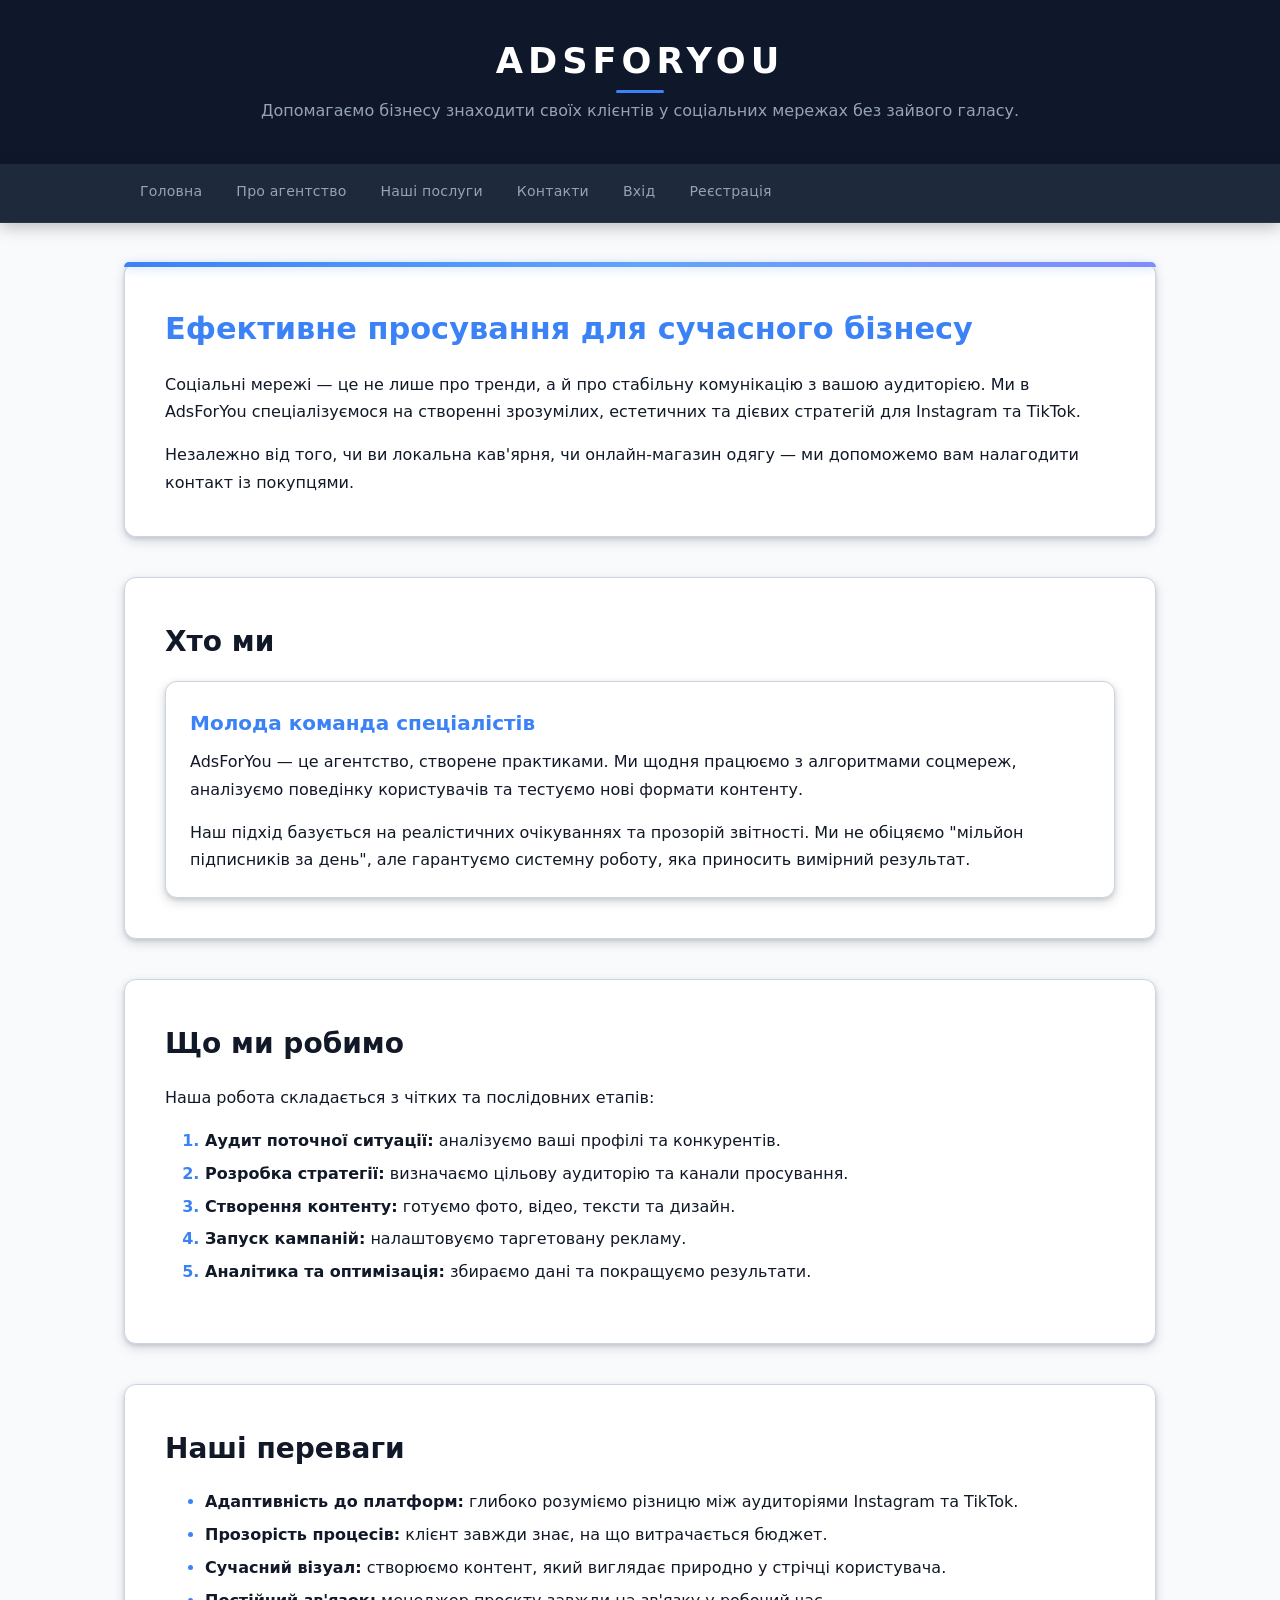
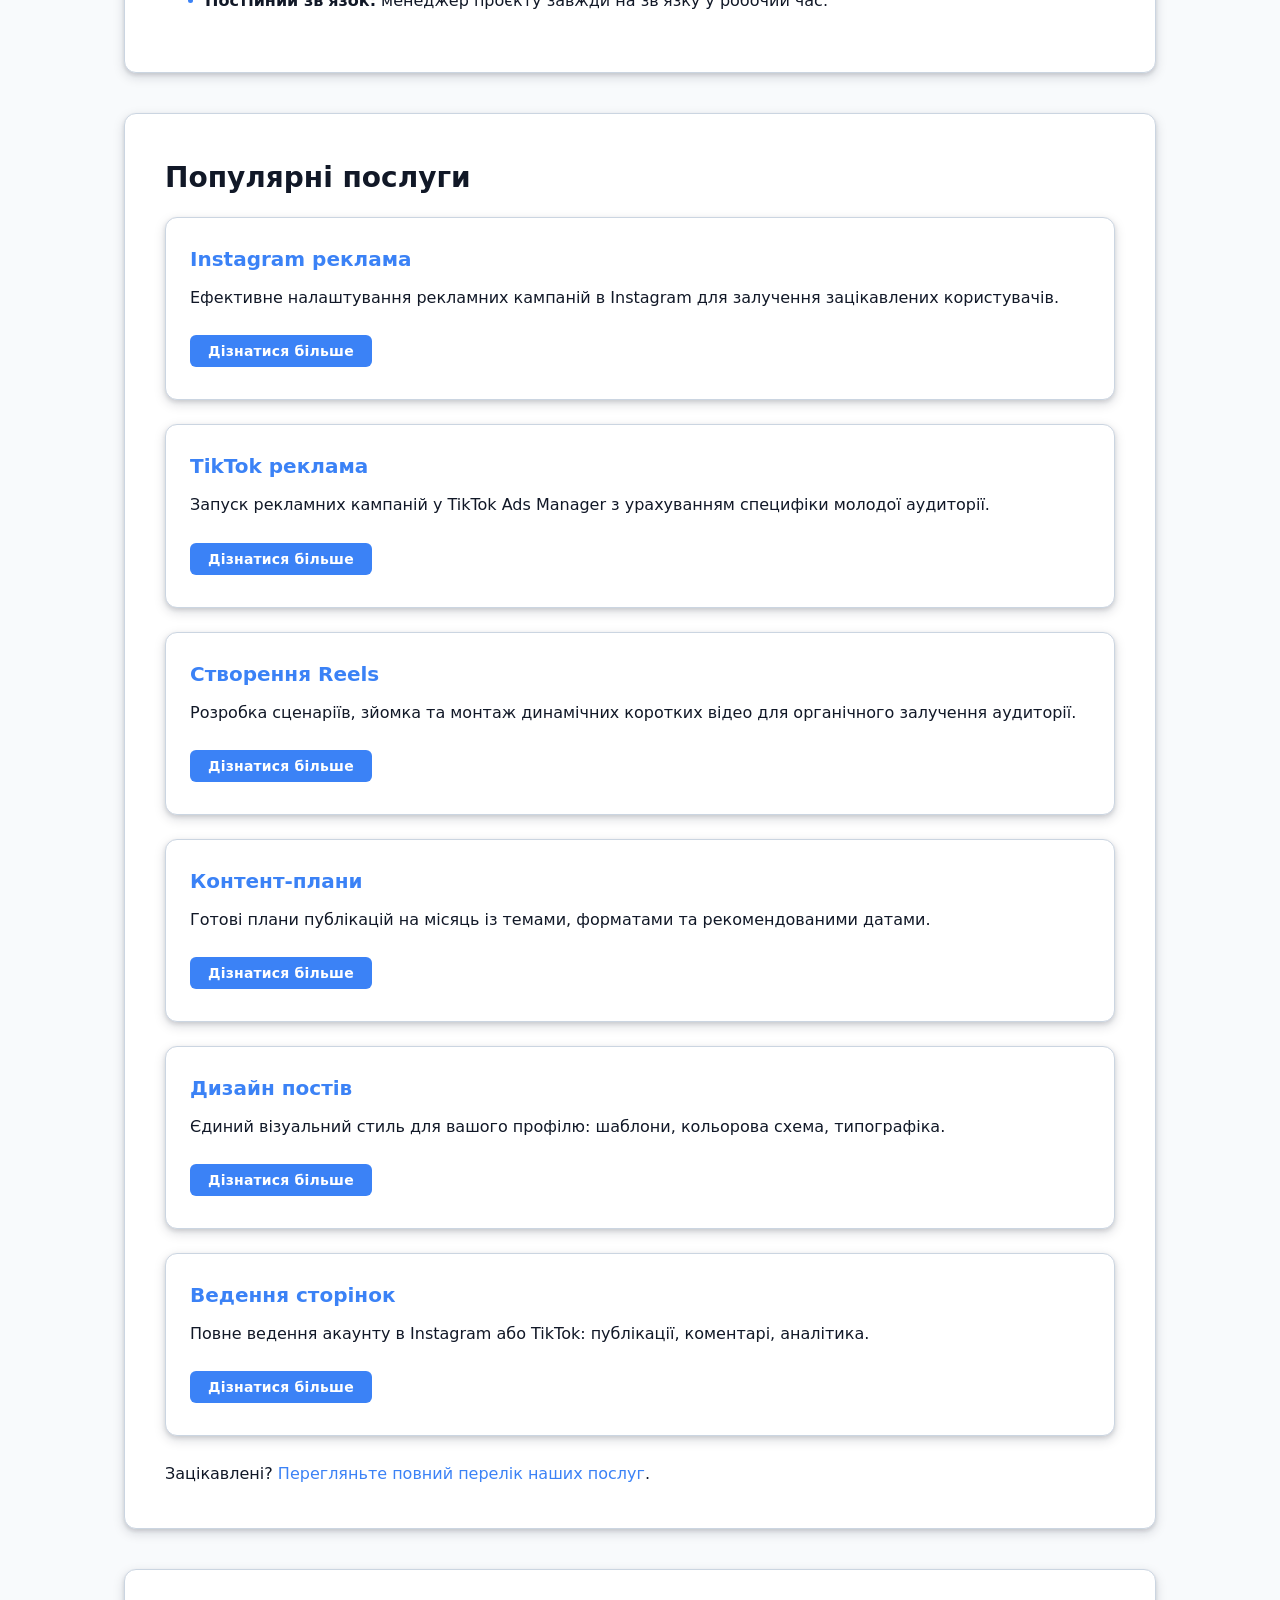
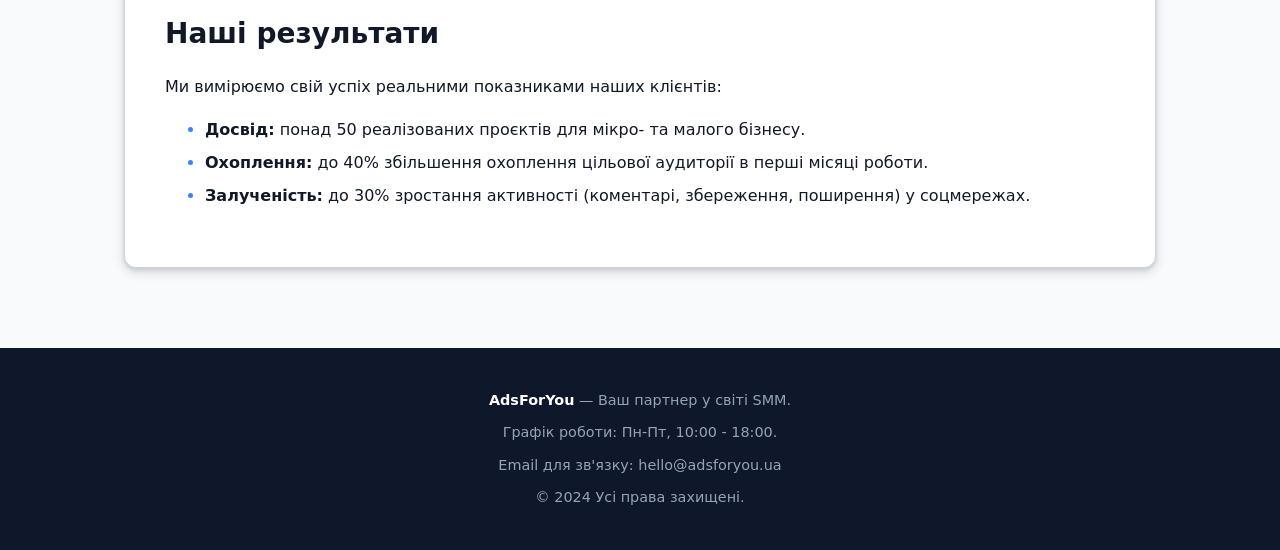
<file: index.html>
<!DOCTYPE html>
<html lang="uk">
<head>
    <meta charset="UTF-8">
    <meta name="viewport" content="width=device-width, initial-scale=1.0">
    <title>AdsForYou – SMM-агентство для вашого бізнесу</title>
    <link rel="stylesheet" href="styles.css">
</head>
<body id="page-home">

    <header>
        <h1>AdsForYou</h1>
        <p>Допомагаємо бізнесу знаходити своїх клієнтів у соціальних мережах без зайвого галасу.</p>
        <hr>
    </header>

    <nav>
        <ul>
            <li><a href="index.html">Головна</a></li>
            <li><a href="about.html">Про агентство</a></li>
            <li><a href="services.html">Наші послуги</a></li>
            <li><a href="contacts.html">Контакти</a></li>
            <li class="nav-guest-only"><a href="login.html">Вхід</a></li>
            <li class="nav-guest-only"><a href="register.html">Реєстрація</a></li>
            <li class="nav-auth-only"><a href="profile.html">Особистий кабінет</a></li>
            <li class="nav-admin-only"><a href="admin.html">Адміністративна панель</a></li>
        </ul>
        <hr>
    </nav>

    <main>
        
        <section>
            <h2>Ефективне просування для сучасного бізнесу</h2>
            <p>
                Соціальні мережі — це не лише про тренди, а й про стабільну комунікацію з вашою аудиторією. 
                Ми в AdsForYou спеціалізуємося на створенні зрозумілих, естетичних та дієвих стратегій для Instagram та TikTok.
            </p>
            <p>
                Незалежно від того, чи ви локальна кав'ярня, чи онлайн-магазин одягу — ми допоможемо вам налагодити контакт із покупцями.
            </p>
        </section>

        <section>
            <h2>Хто ми</h2>
            <article>
                <h3>Молода команда спеціалістів</h3>
                <p>
                    AdsForYou — це агентство, створене практиками. Ми щодня працюємо з алгоритмами соцмереж, 
                    аналізуємо поведінку користувачів та тестуємо нові формати контенту.
                </p>
                <p>
                    Наш підхід базується на реалістичних очікуваннях та прозорій звітності. Ми не обіцяємо "мільйон підписників за день", 
                    але гарантуємо системну роботу, яка приносить вимірний результат.
                </p>
            </article>
        </section>

        <section>
            <h2>Що ми робимо</h2>
            <p>Наша робота складається з чітких та послідовних етапів:</p>
            <ol>
                <li><strong>Аудит поточної ситуації:</strong> аналізуємо ваші профілі та конкурентів.</li>
                <li><strong>Розробка стратегії:</strong> визначаємо цільову аудиторію та канали просування.</li>
                <li><strong>Створення контенту:</strong> готуємо фото, відео, тексти та дизайн.</li>
                <li><strong>Запуск кампаній:</strong> налаштовуємо таргетовану рекламу.</li>
                <li><strong>Аналітика та оптимізація:</strong> збираємо дані та покращуємо результати.</li>
            </ol>
        </section>

        <section>
            <h2>Наші переваги</h2>
            <ul>
                <li>
                    <strong>Адаптивність до платформ:</strong> глибоко розуміємо різницю між аудиторіями Instagram та TikTok.
                </li>
                <li>
                    <strong>Прозорість процесів:</strong> клієнт завжди знає, на що витрачається бюджет.
                </li>
                <li>
                    <strong>Сучасний візуал:</strong> створюємо контент, який виглядає природно у стрічці користувача.
                </li>
                <li>
                    <strong>Постійний зв'язок:</strong> менеджер проєкту завжди на зв'язку у робочий час.
                </li>
            </ul>
        </section>

       
        <section>
            <h2>Популярні послуги</h2>

            <article>
                <h3>Instagram реклама</h3>
                <p>Ефективне налаштування рекламних кампаній в Instagram для залучення зацікавлених користувачів.</p>
                <button class="btn-more" data-open-modal="instagram-ads">Дізнатися більше</button>
            </article>

            <article>
                <h3>TikTok реклама</h3>
                <p>Запуск рекламних кампаній у TikTok Ads Manager з урахуванням специфіки молодої аудиторії.</p>
                <button class="btn-more" data-open-modal="tiktok-ads">Дізнатися більше</button>
            </article>

            <article>
                <h3>Створення Reels</h3>
                <p>Розробка сценаріїв, зйомка та монтаж динамічних коротких відео для органічного залучення аудиторії.</p>
                <button class="btn-more" data-open-modal="reels">Дізнатися більше</button>
            </article>

            <article>
                <h3>Контент-плани</h3>
                <p>Готові плани публікацій на місяць із темами, форматами та рекомендованими датами.</p>
                <button class="btn-more" data-open-modal="content-plan">Дізнатися більше</button>
            </article>

            <article>
                <h3>Дизайн постів</h3>
                <p>Єдиний візуальний стиль для вашого профілю: шаблони, кольорова схема, типографіка.</p>
                <button class="btn-more" data-open-modal="post-design">Дізнатися більше</button>
            </article>

            <article>
                <h3>Ведення сторінок</h3>
                <p>Повне ведення акаунту в Instagram або TikTok: публікації, коментарі, аналітика.</p>
                <button class="btn-more" data-open-modal="smm">Дізнатися більше</button>
            </article>

            <p>
                Зацікавлені? <a href="services.html">Перегляньте повний перелік наших послуг</a>.
            </p>
        </section>

        <section>
            <h2>Наші результати</h2>
            <p>Ми вимірюємо свій успіх реальними показниками наших клієнтів:</p>
            <ul>
                <li><strong>Досвід:</strong> понад 50 реалізованих проєктів для мікро- та малого бізнесу.</li>
                <li><strong>Охоплення:</strong> до 40% збільшення охоплення цільової аудиторії в перші місяці роботи.</li>
                <li><strong>Залученість:</strong> до 30% зростання активності (коментарі, збереження, поширення) у соцмережах.</li>
            </ul>
        </section>

    </main>

    <footer>
        <hr>
        <p><strong>AdsForYou</strong> — Ваш партнер у світі SMM.</p>
        <p>Графік роботи: Пн-Пт, 10:00 - 18:00.</p>
        <p>Email для зв'язку: hello@adsforyou.ua</p>
        <p>&copy; 2024 Усі права захищені.</p>
    </footer>

  
    <div id="service-modal" class="modal-overlay" role="dialog" aria-modal="true" aria-labelledby="modal-title">
        <div class="modal-box">
            <button id="modal-close" class="modal-close" aria-label="Закрити">&times;</button>
            <h3 id="modal-title" class="modal-title"></h3>
            <p id="modal-description" class="modal-description"></p>
            <div class="modal-details">
                <p><strong>Кому підходить:</strong></p>
                <p id="modal-for-whom" class="modal-for-whom"></p>
                <p><strong>Результат:</strong></p>
                <p id="modal-result" class="modal-result"></p>
            </div>
        </div>
    </div>

    <div id="toast-container" class="toast-container"></div>

    <script src="script.js"></script>
</body>
</html>
</file>
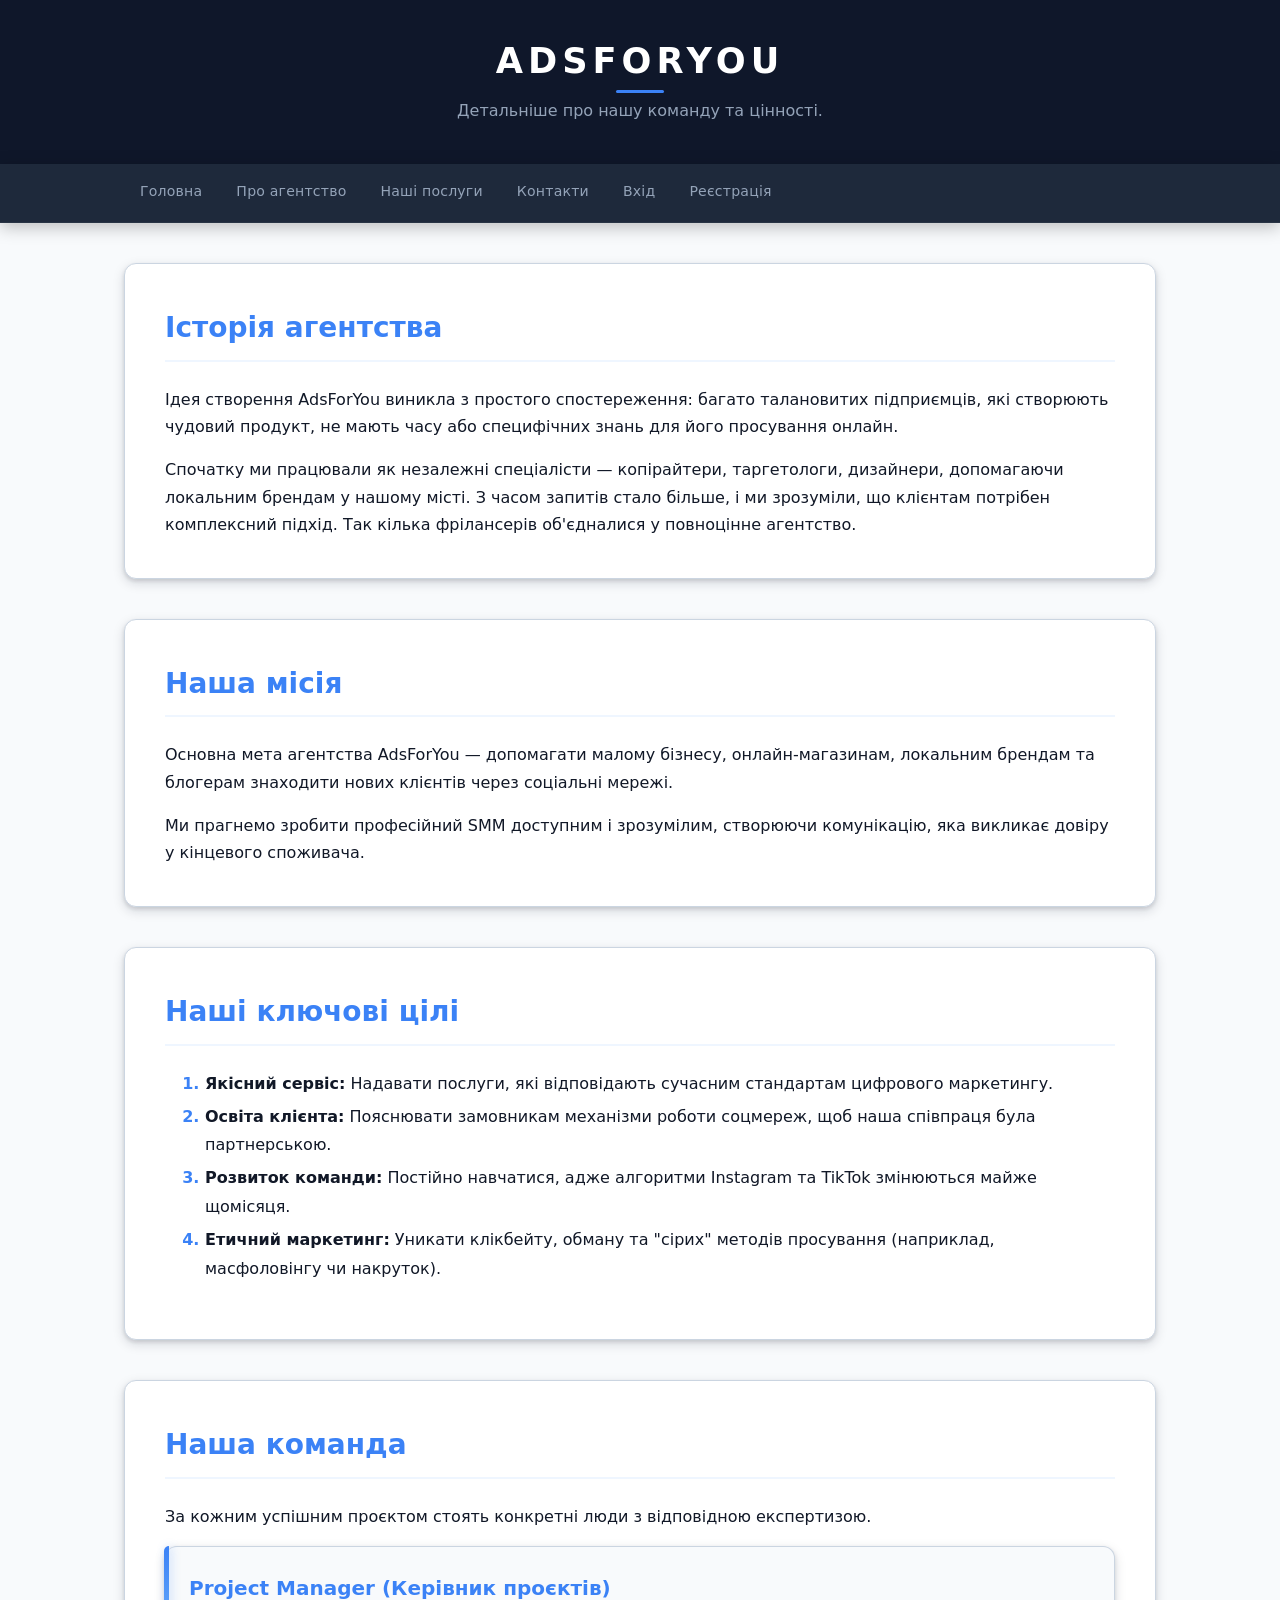
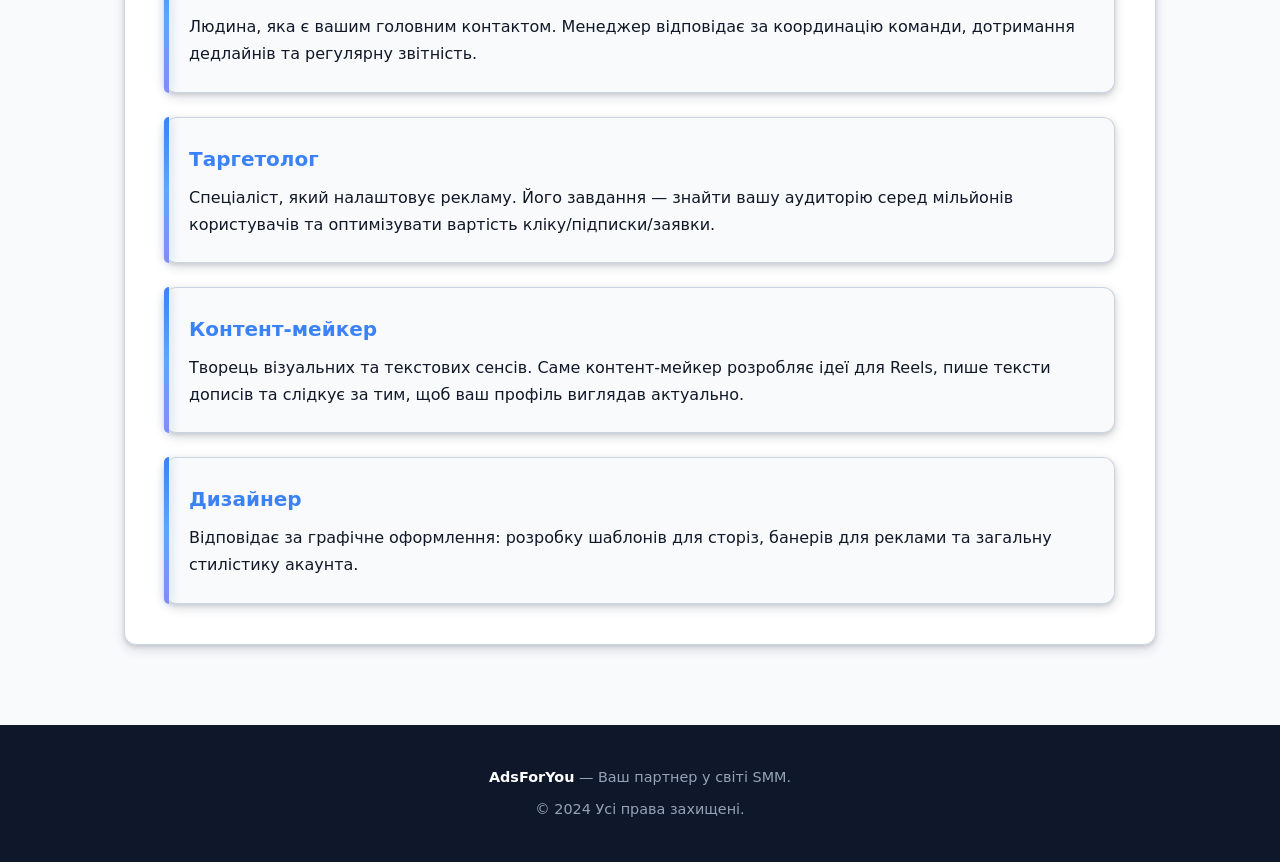
<file: about.html>
<!DOCTYPE html>
<html lang="uk">
<head>
    <meta charset="UTF-8">
    <meta name="viewport" content="width=device-width, initial-scale=1.0">
    <title>Про агентство – AdsForYou</title>
    <link rel="stylesheet" href="styles.css">
</head>
<body id="page-about">

    <header>
        <h1>AdsForYou</h1>
        <p>Детальніше про нашу команду та цінності.</p>
        <hr>
    </header>

    <nav>
        <ul>
            <li><a href="index.html">Головна</a></li>
            <li><a href="about.html">Про агентство</a></li>
            <li><a href="services.html">Наші послуги</a></li>
            <li><a href="contacts.html">Контакти</a></li>
            <li class="nav-guest-only"><a href="login.html">Вхід</a></li>
            <li class="nav-guest-only"><a href="register.html">Реєстрація</a></li>
            <li class="nav-auth-only"><a href="profile.html">Особистий кабінет</a></li>
            <li class="nav-admin-only"><a href="admin.html">Адміністративна панель</a></li>
        </ul>
        <hr>
    </nav>

    <main>
        <section>
            <h2>Історія агентства</h2>
            <p>
                Ідея створення AdsForYou виникла з простого спостереження: багато талановитих підприємців, 
                які створюють чудовий продукт, не мають часу або специфічних знань для його просування онлайн.
            </p>
            <p>
                Спочатку ми працювали як незалежні спеціалісти — копірайтери, таргетологи, дизайнери, допомагаючи 
                локальним брендам у нашому місті. З часом запитів стало більше, і ми зрозуміли, що клієнтам 
                потрібен комплексний підхід. Так кілька фрілансерів об'єдналися у повноцінне агентство.
            </p>
        </section>

        <section>
            <h2>Наша місія</h2>
            <p>
                Основна мета агентства AdsForYou — допомагати малому бізнесу, онлайн-магазинам, локальним брендам 
                та блогерам знаходити нових клієнтів через соціальні мережі.
            </p>
            <p>
                Ми прагнемо зробити професійний SMM доступним і зрозумілим, створюючи комунікацію, яка викликає 
                довіру у кінцевого споживача.
            </p>
        </section>

        <section>
            <h2>Наші ключові цілі</h2>
            <ol>
                <li>
                    <strong>Якісний сервіс:</strong> Надавати послуги, які відповідають сучасним стандартам цифрового маркетингу.
                </li>
                <li>
                    <strong>Освіта клієнта:</strong> Пояснювати замовникам механізми роботи соцмереж, щоб наша співпраця була партнерською.
                </li>
                <li>
                    <strong>Розвиток команди:</strong> Постійно навчатися, адже алгоритми Instagram та TikTok змінюються майже щомісяця.
                </li>
                <li>
                    <strong>Етичний маркетинг:</strong> Уникати клікбейту, обману та "сірих" методів просування (наприклад, масфоловінгу чи накруток).
                </li>
            </ol>
        </section>

        <section>
            <h2>Наша команда</h2>
            <p>За кожним успішним проєктом стоять конкретні люди з відповідною експертизою.</p>

            <article>
                <h3>Project Manager (Керівник проєктів)</h3>
                <p>
                    Людина, яка є вашим головним контактом. Менеджер відповідає за координацію команди, 
                    дотримання дедлайнів та регулярну звітність.
                </p>
            </article>

            <article>
                <h3>Таргетолог</h3>
                <p>
                    Спеціаліст, який налаштовує рекламу. Його завдання — знайти вашу аудиторію серед мільйонів користувачів 
                    та оптимізувати вартість кліку/підписки/заявки.
                </p>
            </article>

            <article>
                <h3>Контент-мейкер</h3>
                <p>
                    Творець візуальних та текстових сенсів. Саме контент-мейкер розробляє ідеї для Reels, 
                    пише тексти дописів та слідкує за тим, щоб ваш профіль виглядав актуально.
                </p>
            </article>

            <article>
                <h3>Дизайнер</h3>
                <p>
                    Відповідає за графічне оформлення: розробку шаблонів для сторіз, банерів для реклами 
                    та загальну стилістику акаунта.
                </p>
            </article>
        </section>
    </main>

    <footer>
        <hr>
        <p><strong>AdsForYou</strong> — Ваш партнер у світі SMM.</p>
        <p>&copy; 2024 Усі права захищені.</p>
    </footer>

    <script src="script.js"></script>
</body>
</html>
</file>
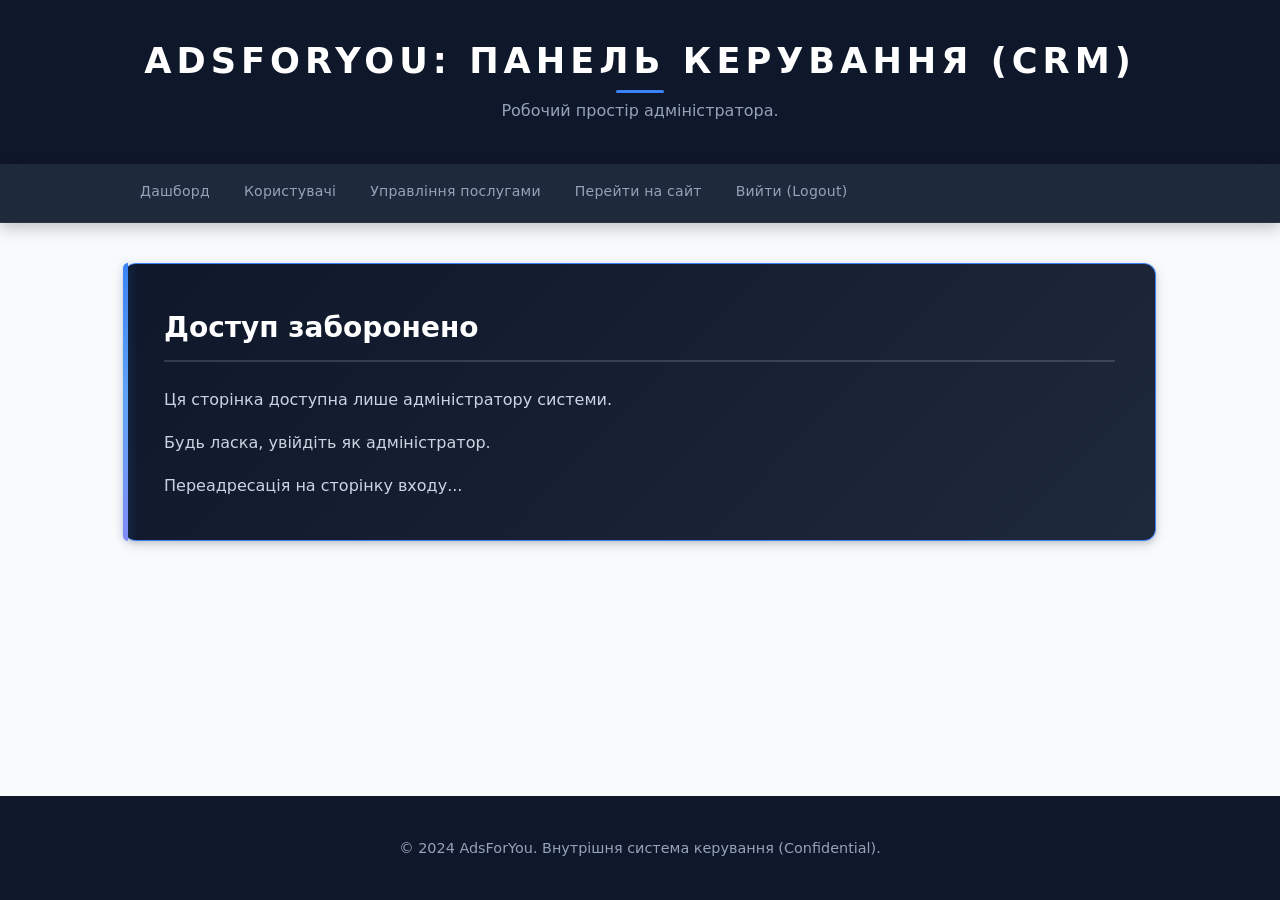
<file: admin.html>
<!DOCTYPE html>
<html lang="uk">
<head>
    <meta charset="UTF-8">
    <meta name="viewport" content="width=device-width, initial-scale=1.0">
    <title>Адмін-панель – AdsForYou</title>
    <link rel="stylesheet" href="styles.css">
    <style>
        .svc-form {
            display: none;
            background: var(--bg-card);
            border: 1.5px solid var(--border);
            border-radius: var(--radius-md);
            padding: var(--sp-lg);
            margin-top: var(--sp-md);
            margin-bottom: var(--sp-lg);
        }
        .svc-form.open {
            display: block;
        }
        .svc-form h3 {
            margin-top: 0;
            margin-bottom: var(--sp-md);
            color: var(--text-dark);
        }
        .svc-field {
            margin-bottom: var(--sp-md);
        }
        .svc-field label {
            display: block;
            font-weight: 600;
            font-size: 0.92rem;
            color: var(--text-dark);
            margin-bottom: 5px;
        }
        .svc-field input,
        .svc-field textarea {
            display: block;
            width: 100%;
            max-width: 560px;
            padding: 9px var(--sp-md);
            border: 1.5px solid var(--border);
            border-radius: var(--radius-sm);
            font-family: var(--font);
            font-size: 0.95rem;
            color: var(--text-dark);
            background: var(--white);
            transition: var(--trans);
            outline: none;
        }
        .svc-field textarea {
            min-height: 90px;
            resize: vertical;
        }
        .svc-field input:focus,
        .svc-field textarea:focus {
            border-color: var(--accent);
            box-shadow: 0 0 0 3px var(--accent-soft);
        }
        .svc-field input.field-error,
        .svc-field textarea.field-error {
            border-color: #B52A2A;
            box-shadow: 0 0 0 3px #FEE2E2;
        }
        .field-err {
            display: none;
            color: #B52A2A;
            font-size: 0.82em;
            margin-top: 4px;
        }
        .field-err.visible {
            display: block;
        }
        .form-actions {
            display: flex;
            gap: 10px;
            margin-top: var(--sp-lg);
        }
        .btn-delete {
            background: #DC2626;
            color: var(--white);
            border: none;
            padding: 5px 12px;
            border-radius: 4px;
            cursor: pointer;
            font-size: 0.8rem;
            font-family: var(--font);
            font-weight: 600;
            margin: 2px;
            transition: var(--trans);
        }
        .btn-delete:hover {
            background: #B91C1C;
        }
        .btn-cancel {
            background: #64748B;
            color: var(--white);
            border: none;
            padding: 11px var(--sp-xl);
            border-radius: var(--radius-sm);
            cursor: pointer;
            font-size: 0.95rem;
            font-family: var(--font);
            font-weight: 600;
            transition: var(--trans);
        }
        .btn-cancel:hover {
            background: #475569;
        }
        .admin-notice {
            padding: 10px var(--sp-md);
            border-radius: var(--radius-sm);
            font-size: 0.9rem;
            margin-bottom: var(--sp-md);
            display: none;
        }
        .admin-notice.success {
            background: #D8F3DC;
            color: #2D6A4F;
            border: 1px solid #B7E4C7;
            display: block;
        }
        .admin-notice.error {
            background: #FDE8E8;
            color: #B52A2A;
            border: 1px solid #F5C6C6;
            display: block;
        }
        .badge-crud {
            display: inline-block;
            background: var(--accent-soft);
            color: var(--accent);
            border: 1px solid #BFDBFE;
            border-radius: 4px;
            padding: 2px 9px;
            font-size: 0.72em;
            font-weight: 700;
            letter-spacing: 0.5px;
            vertical-align: middle;
            margin-left: var(--sp-sm);
        }
        .svc-table td {
            vertical-align: top;
        }
        .svc-table td:last-child {
            white-space: nowrap;
        }
        .access-denied {
            padding: 30px 0;
        }
        .access-denied p {
            color: #cbd5e1;
        }
        .status-badge {
            display: inline-block;
            padding: 2px 10px;
            border-radius: 20px;
            font-size: 0.8rem;
            font-weight: 600;
        }
        .status-active {
            background: #D8F3DC;
            color: #2D6A4F;
        }
        .status-pending {
            background: #FEF9C3;
            color: #854D0E;
        }
        .status-new {
            background: var(--accent-soft);
            color: var(--accent);
        }
    </style>
</head>
<body id="page-admin">

    <header>
        <h1>AdsForYou: Панель керування (CRM)</h1>
        <p>Робочий простір адміністратора.</p>
        <hr>
    </header>

    <nav>
        <ul>
            <li><a href="#section-dashboard">Дашборд</a></li>
            <li><a href="#section-users">Користувачі</a></li>
            <li><a href="#section-services">Управління послугами</a></li>
            <li><a href="index.html">Перейти на сайт</a></li>
            <li><a href="#" onclick="doLogout(); return false;">Вийти (Logout)</a></li>
        </ul>
        <hr>
    </nav>

    <main id="admin-main">
    </main>

    <footer>
        <hr>
        <p>&copy; 2024 AdsForYou. Внутрішня система керування (Confidential).</p>
    </footer>

    <script>
    var SERVICES_KEY = 'afu_services';

    var mainEl     = document.getElementById('admin-main');
    var formState  = null;
    var pendingMsg = null;

    function getCurrentUser() {
        var raw = localStorage.getItem('afu_current_user');
        return raw ? JSON.parse(raw) : null;
    }

    function doLogout() {
        localStorage.removeItem('afu_current_user');
        window.location.href = 'login.html';
    }

    function escapeHtml(str) {
        if (!str) return '';
        return String(str)
            .replace(/&/g,  '&amp;')
            .replace(/</g,  '&lt;')
            .replace(/>/g,  '&gt;')
            .replace(/"/g,  '&quot;')
            .replace(/'/g,  '&#39;');
    }

    var currentUser = getCurrentUser();

    if (!currentUser || currentUser.role !== 'admin') {
        mainEl.innerHTML =
            '<section class="access-denied">' +
            '<h2>Доступ заборонено</h2>' +
            '<p>Ця сторінка доступна лише адміністратору системи.</p>' +
            '<p>Будь ласка, увійдіть як адміністратор.</p>' +
            '<p>Переадресація на сторінку входу...</p>' +
            '</section>';
        setTimeout(function() {
            window.location.href = 'login.html';
        }, 2500);
    } else {
        initPanel();
    }

    function getServices() {
        var raw = localStorage.getItem(SERVICES_KEY);
        if (raw) return JSON.parse(raw);
        var defaults = [
            { id: 1, title: 'Instagram реклама', description: 'Налаштування таргетованих рекламних кампаній в Instagram з детальним підбором аудиторії та цілей просування.', price: '5 000 грн' },
            { id: 2, title: 'TikTok реклама', description: 'Запуск рекламних кампаній у TikTok Ads Manager з урахуванням алгоритмів платформи та поведінки аудиторії.', price: '4 500 грн' },
            { id: 3, title: 'Створення Reels', description: 'Розробка сценарію, організація зйомки та монтаж коротких відео для Instagram та TikTok.', price: '3 000 грн' },
            { id: 4, title: 'Контент-план', description: 'Детальний контент-план на місяць: теми, формати, рубрики та рекомендовані дні для публікацій.', price: '1 500 грн' },
            { id: 5, title: 'Дизайн постів', description: 'Створення візуального оформлення постів у єдиному стилі бренду: шаблони, кольорова палітра, типографіка.', price: '2 000 грн' },
            { id: 6, title: 'Ведення сторінок', description: 'Повне ведення Instagram або TikTok: публікації, відповіді на коментарі, щомісячна аналітика.', price: '8 000 грн' }
        ];
        saveServices(defaults);
        return defaults;
    }

    function saveServices(list) {
        localStorage.setItem(SERVICES_KEY, JSON.stringify(list));
    }

    function nextId(list) {
        if (!list || !list.length) return 1;
        var ids = list.map(function(s) { return s.id; });
        return Math.max.apply(null, ids) + 1;
    }

    function getUsers() {
        var raw = localStorage.getItem('afu_users');
        return raw ? JSON.parse(raw) : [];
    }

    function initPanel() {
        renderPanel();
    }

    function renderPanel() {
        var services   = getServices();
        var users      = getUsers();
        var formIsOpen = (formState !== null);

        var editSvc = null;
        if (typeof formState === 'number') {
            for (var i = 0; i < services.length; i++) {
                if (services[i].id === formState) {
                    editSvc = services[i];
                    break;
                }
            }
        }

        var formHeading = (editSvc) ? 'Редагування послуги' : 'Нова послуга';

        var now = new Date();
        var timeStr = now.getHours() + ':' + (now.getMinutes() < 10 ? '0' : '') + now.getMinutes();

        var html =
            '<section id="section-dashboard">' +
            '<h2>Огляд системи</h2>' +
            '<article>' +
            '<p><strong>Адміністратор:</strong> ' + escapeHtml(currentUser.firstName) + ' (Головний менеджер)</p>' +
            '<p><strong>Останній вхід:</strong> Сьогодні о ' + timeStr + '</p>' +
            '<p><strong>Сповіщення системи:</strong> Зареєстрованих користувачів у системі: ' + users.length + '.</p>' +
            '</article>' +
            '</section>' +

            '<section id="section-users">' +
            '<h2>Керування базою клієнтів (Користувачі)</h2>' +
            '<p>Список зареєстрованих користувачів у системі:</p>';

        if (users.length === 0) {
            html += '<p>Зареєстрованих користувачів поки немає.</p>';
        } else {
            html +=
                '<table border="1" cellpadding="8" cellspacing="0" width="100%">' +
                '<thead><tr>' +
                '<th>ID</th>' +
                '<th>ПІБ Клієнта</th>' +
                '<th>Email</th>' +
                '<th>Дата реєстрації</th>' +
                '<th>Дії</th>' +
                '</tr></thead>' +
                '<tbody>';

            for (var u = 0; u < users.length; u++) {
                var usr = users[u];
                html +=
                    '<tr>' +
                    '<td>' + (1000 + u + 1) + '</td>' +
                    '<td>' + escapeHtml(usr.firstName) + ' ' + escapeHtml(usr.lastName) + '</td>' +
                    '<td>' + escapeHtml(usr.email) + '</td>' +
                    '<td>' + escapeHtml(usr.registeredAt || '—') + '</td>' +
                    '<td>' +
                    '<button type="button" onclick="deleteUser(' + u + ')">Видалити</button>' +
                    '</td>' +
                    '</tr>';
            }

            html += '</tbody></table>';
        }

        html += '</section>' +

            '<section id="section-services">' +
            '<h2>Керування каталогом послуг' +
            '<span class="badge-crud">CRUD</span>' +
            '</h2>' +
            '<p>Перегляд, додавання, редагування та видалення послуг агентства.</p>' +
            '<div id="admin-notice" class="admin-notice"></div>' +

            '<p><button type="button" onclick="openAddForm()">+ Додати нову послугу</button></p>' +

            '<div id="svc-form" class="svc-form' + (formIsOpen ? ' open' : '') + '">' +
            '<h3>' + formHeading + '</h3>' +
            '<div class="svc-field">' +
            '<label for="f-title">Назва послуги:</label>' +
            '<input type="text" id="f-title" placeholder="Наприклад: Instagram реклама">' +
            '<span class="field-err" id="e-title"></span>' +
            '</div>' +
            '<div class="svc-field">' +
            '<label for="f-desc">Опис послуги:</label>' +
            '<textarea id="f-desc" placeholder="Коротко опишіть послугу..."></textarea>' +
            '<span class="field-err" id="e-desc"></span>' +
            '</div>' +
            '<div class="svc-field">' +
            '<label for="f-price">Ціна:</label>' +
            '<input type="text" id="f-price" placeholder="Наприклад: 5 000 грн">' +
            '<span class="field-err" id="e-price"></span>' +
            '</div>' +
            '<div class="form-actions">' +
            '<button type="button" onclick="saveService()">Зберегти</button>' +
            '<button type="button" class="btn-cancel" onclick="closeForm()">Скасувати</button>' +
            '</div>' +
            '</div>' +

            '<table border="1" cellpadding="8" cellspacing="0" width="100%" class="svc-table">' +
            '<thead><tr>' +
            '<th>Назва</th>' +
            '<th>Опис</th>' +
            '<th>Ціна</th>' +
            '<th>Дії</th>' +
            '</tr></thead>' +
            '<tbody>';

        if (services.length === 0) {
            html += '<tr><td colspan="4">Послуг поки немає. Додайте першу послугу кнопкою вище.</td></tr>';
        } else {
            for (var j = 0; j < services.length; j++) {
                var s = services[j];
                html +=
                    '<tr>' +
                    '<td><strong>' + escapeHtml(s.title) + '</strong></td>' +
                    '<td>' + escapeHtml(s.description) + '</td>' +
                    '<td>' + escapeHtml(s.price) + '</td>' +
                    '<td>' +
                    '<button type="button" onclick="openEditForm(' + s.id + ')">Редагувати</button>' +
                    '<button type="button" class="btn-delete" onclick="deleteService(' + s.id + ')">Видалити</button>' +
                    '</td>' +
                    '</tr>';
            }
        }

        html += '</tbody></table></section>';

        mainEl.innerHTML = html;

        if (editSvc) {
            document.getElementById('f-title').value = editSvc.title;
            document.getElementById('f-desc').value  = editSvc.description;
            document.getElementById('f-price').value = editSvc.price;
        }

        if (formIsOpen) {
            var formEl = document.getElementById('svc-form');
            if (formEl) formEl.scrollIntoView({ behavior: 'smooth', block: 'start' });
        }

        if (pendingMsg) {
            var noticeEl = document.getElementById('admin-notice');
            if (noticeEl) {
                noticeEl.textContent = pendingMsg.text;
                noticeEl.className   = 'admin-notice ' + pendingMsg.type;
                var elRef = noticeEl;
                setTimeout(function() { elRef.className = 'admin-notice'; }, 3500);
            }
            pendingMsg = null;
        }
    }

    function deleteUser(index) {
        var users = getUsers();
        if (!users[index]) return;
        var confirmed = confirm(
            'Видалити користувача ' + users[index].firstName + ' ' + users[index].lastName + '?\n' +
            'Цю дію буде виконано безповоротно.'
        );
        if (!confirmed) return;
        users.splice(index, 1);
        localStorage.setItem('afu_users', JSON.stringify(users));
        pendingMsg = { text: 'Користувача успішно видалено.', type: 'success' };
        renderPanel();
    }

    function openAddForm() {
        formState = 'add';
        renderPanel();
    }

    function openEditForm(id) {
        formState = id;
        renderPanel();
    }

    function closeForm() {
        formState = null;
        renderPanel();
    }

    function clearFormErrors() {
        ['f-title', 'f-desc', 'f-price'].forEach(function(id) {
            var el = document.getElementById(id);
            if (el) el.classList.remove('field-error');
        });
        ['e-title', 'e-desc', 'e-price'].forEach(function(id) {
            var el = document.getElementById(id);
            if (el) { el.textContent = ''; el.classList.remove('visible'); }
        });
    }

    function showFieldError(fieldId, errId, message) {
        var field = document.getElementById(fieldId);
        var err   = document.getElementById(errId);
        if (field) field.classList.add('field-error');
        if (err)   { err.textContent = message; err.classList.add('visible'); }
    }

    function saveService() {
        clearFormErrors();
        var title = document.getElementById('f-title').value.trim();
        var desc  = document.getElementById('f-desc').value.trim();
        var price = document.getElementById('f-price').value.trim();
        var valid = true;

        if (!title) {
            showFieldError('f-title', 'e-title', 'Будь ласка, введіть назву послуги.');
            valid = false;
        } else if (title.length < 3) {
            showFieldError('f-title', 'e-title', 'Назва повинна містити мінімум 3 символи.');
            valid = false;
        }
        if (!desc) {
            showFieldError('f-desc', 'e-desc', 'Будь ласка, введіть опис послуги.');
            valid = false;
        }
        if (!price) {
            showFieldError('f-price', 'e-price', 'Будь ласка, введіть ціну послуги.');
            valid = false;
        }
        if (!valid) return;

        var services = getServices();
        var message  = '';

        if (formState === 'add') {
            services.push({ id: nextId(services), title: title, description: desc, price: price });
            saveServices(services);
            message = 'Послугу "' + title + '" успішно додано до каталогу.';
        } else {
            for (var i = 0; i < services.length; i++) {
                if (services[i].id === formState) {
                    services[i].title       = title;
                    services[i].description = desc;
                    services[i].price       = price;
                    break;
                }
            }
            saveServices(services);
            message = 'Послугу "' + title + '" успішно оновлено.';
        }

        formState  = null;
        pendingMsg = { text: message, type: 'success' };
        renderPanel();
    }

    function deleteService(id) {
        var services = getServices();
        var target   = null;
        for (var i = 0; i < services.length; i++) {
            if (services[i].id === id) { target = services[i]; break; }
        }
        if (!target) return;

        var confirmed = confirm(
            'Видалити послугу "' + target.title + '"?\n' +
            'Цю дію буде виконано безповоротно.'
        );
        if (!confirmed) return;

        saveServices(services.filter(function(s) { return s.id !== id; }));
        if (formState === id) formState = null;
        pendingMsg = { text: 'Послугу "' + target.title + '" видалено з каталогу.', type: 'success' };
        renderPanel();
    }
    </script>

</body>
</html>
</file>
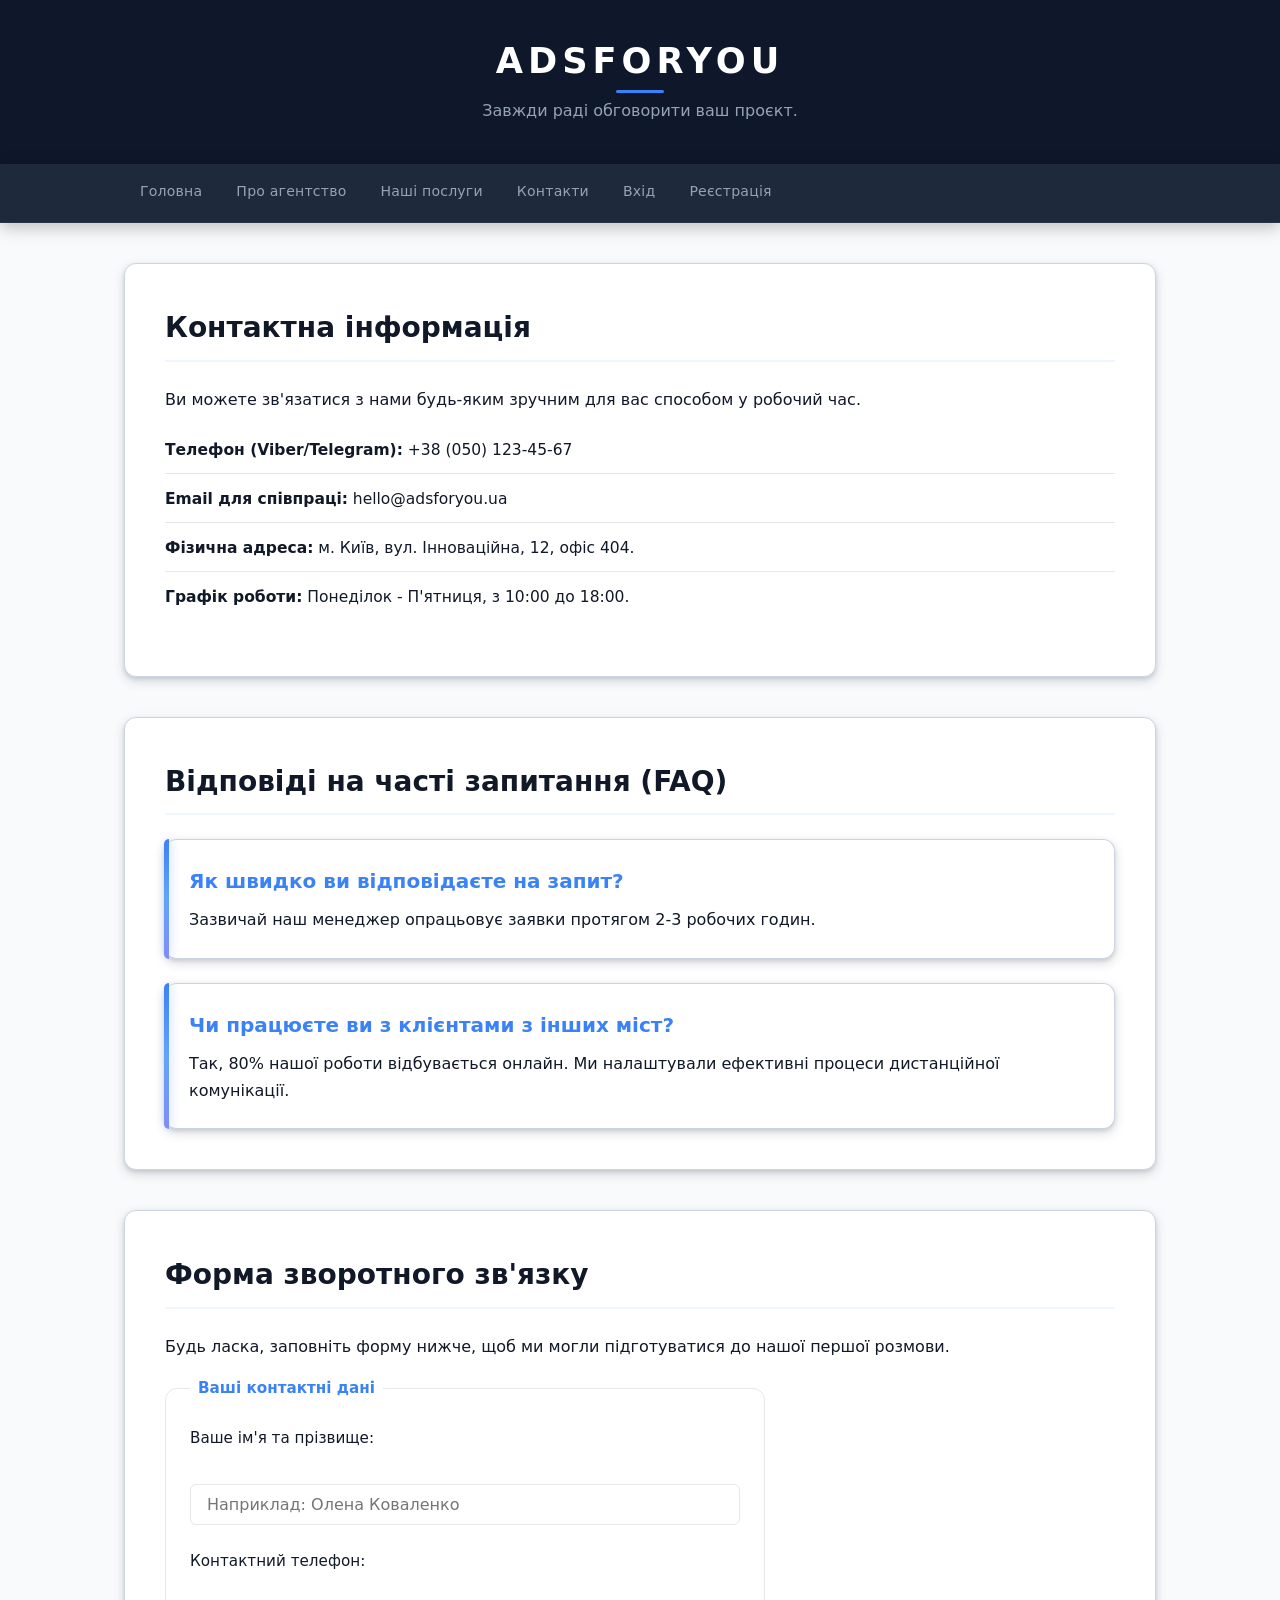
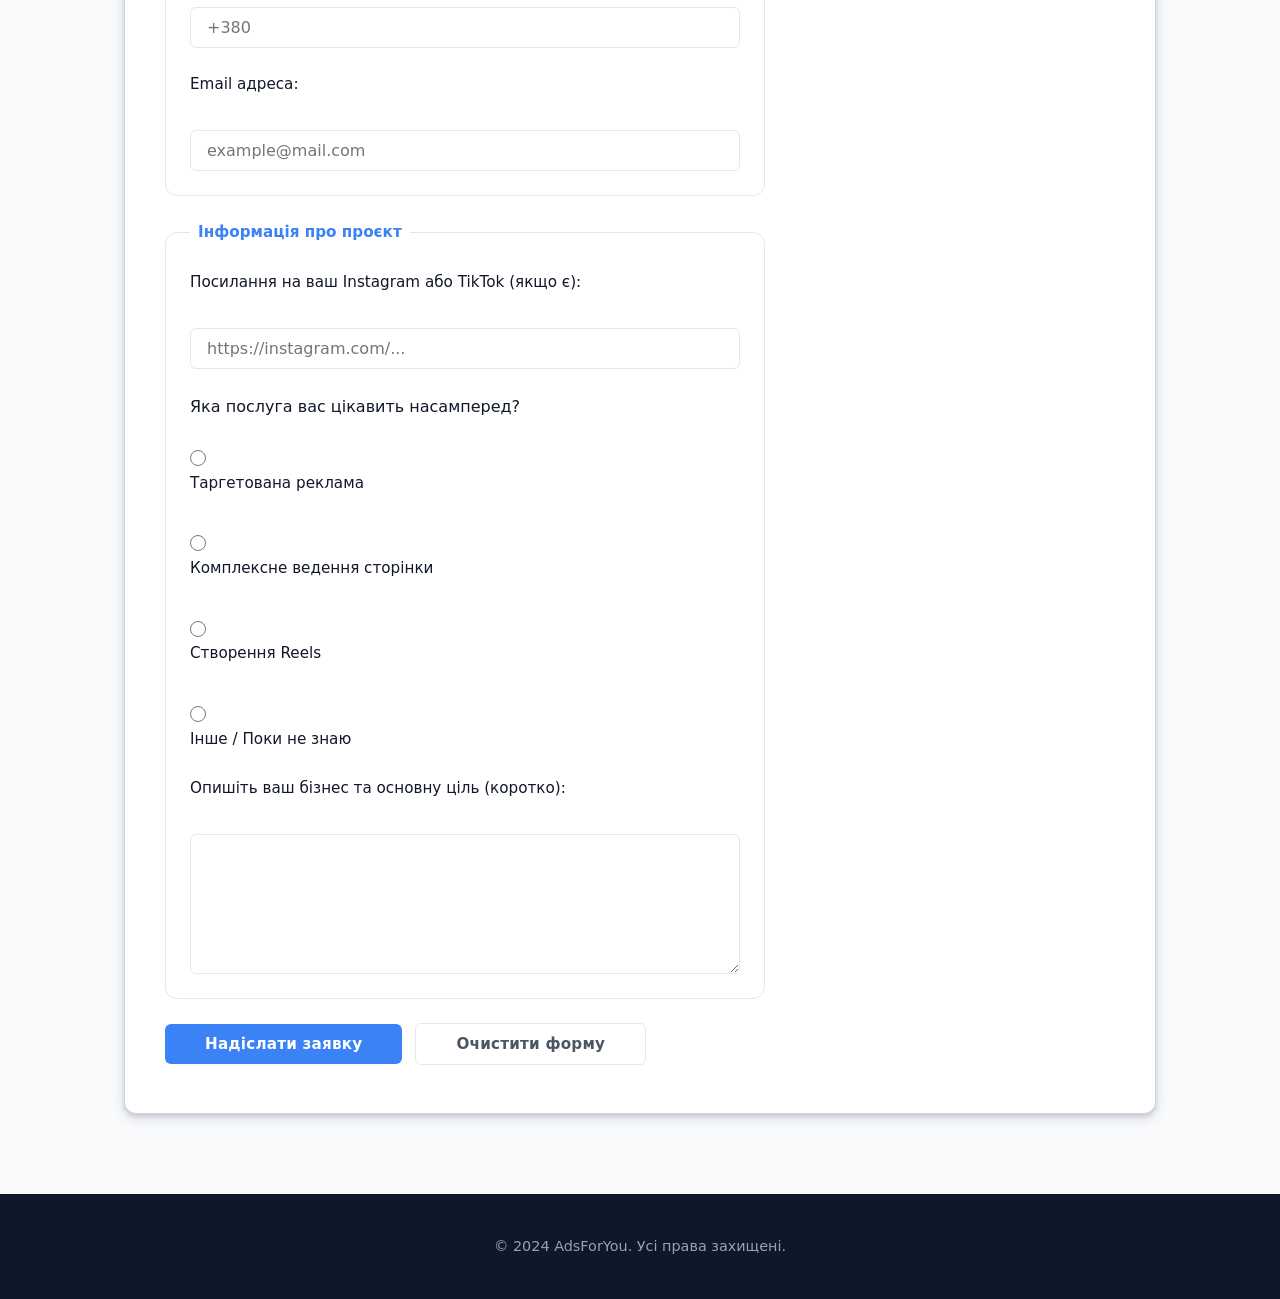
<file: contacts.html>
<!DOCTYPE html>
<html lang="uk">
<head>
    <meta charset="UTF-8">
    <meta name="viewport" content="width=device-width, initial-scale=1.0">
    <title>Контакти – AdsForYou</title>
    <link rel="stylesheet" href="styles.css">
</head>
<body id="page-contacts">

    <header>
        <h1>AdsForYou</h1>
        <p>Завжди раді обговорити ваш проєкт.</p>
        <hr>
    </header>

    <nav>
        <ul>
            <li><a href="index.html">Головна</a></li>
            <li><a href="about.html">Про агентство</a></li>
            <li><a href="services.html">Наші послуги</a></li>
            <li><a href="contacts.html">Контакти</a></li>
            <li class="nav-guest-only"><a href="login.html">Вхід</a></li>
            <li class="nav-guest-only"><a href="register.html">Реєстрація</a></li>
            <li class="nav-auth-only"><a href="profile.html">Особистий кабінет</a></li>
            <li class="nav-admin-only"><a href="admin.html">Адміністративна панель</a></li>
        </ul>
        <hr>
    </nav>

    <main>
        <section>
            <h2>Контактна інформація</h2>
            <p>Ви можете зв'язатися з нами будь-яким зручним для вас способом у робочий час.</p>
            
            <ul>
                <li><strong>Телефон (Viber/Telegram):</strong> +38 (050) 123-45-67</li>
                <li><strong>Email для співпраці:</strong> hello@adsforyou.ua</li>
                <li><strong>Фізична адреса:</strong> м. Київ, вул. Інноваційна, 12, офіс 404.</li>
                <li><strong>Графік роботи:</strong> Понеділок - П'ятниця, з 10:00 до 18:00.</li>
            </ul>
        </section>

        <section>
            <h2>Відповіді на часті запитання (FAQ)</h2>
            <article>
                <h3>Як швидко ви відповідаєте на запит?</h3>
                <p>Зазвичай наш менеджер опрацьовує заявки протягом 2-3 робочих годин.</p>
            </article>
            <article>
                <h3>Чи працюєте ви з клієнтами з інших міст?</h3>
                <p>Так, 80% нашої роботи відбувається онлайн. Ми налаштували ефективні процеси дистанційної комунікації.</p>
            </article>
        </section>

        <section>
            <h2>Форма зворотного зв'язку</h2>
            <p>Будь ласка, заповніть форму нижче, щоб ми могли підготуватися до нашої першої розмови.</p>

     
            <form id="contact-form" action="#" method="post">
                <fieldset>
                    <legend>Ваші контактні дані</legend>
                    <p>
                        <label for="user-name">Ваше ім'я та прізвище:</label><br>
                        <input type="text" id="user-name" name="user_name" placeholder="Наприклад: Олена Коваленко" size="40">
                    </p>
                    <p>
                        <label for="user-phone">Контактний телефон:</label><br>
                        <input type="tel" id="user-phone" name="user_phone" placeholder="+380" size="40">
                    </p>
                    <p>
                        <label for="user-email">Email адреса:</label><br>
                        <input type="text" id="user-email" name="user_email" placeholder="example@mail.com" size="40">
                    </p>
                </fieldset>

                <fieldset>
                    <legend>Інформація про проєкт</legend>
                    <p>
                        <label for="project-link">Посилання на ваш Instagram або TikTok (якщо є):</label><br>
                        <input type="url" id="project-link" name="project_link" placeholder="https://instagram.com/..." size="60">
                    </p>
                    
                    <p>Яка послуга вас цікавить насамперед?</p>
                    <p>
                        <input type="radio" id="service-ads" name="interest_service" value="ads">
                        <label for="service-ads">Таргетована реклама</label><br>
                        
                        <input type="radio" id="service-smm" name="interest_service" value="smm">
                        <label for="service-smm">Комплексне ведення сторінки</label><br>
                        
                        <input type="radio" id="service-reels" name="interest_service" value="reels">
                        <label for="service-reels">Створення Reels</label><br>
                        
                        <input type="radio" id="service-other" name="interest_service" value="other">
                        <label for="service-other">Інше / Поки не знаю</label>
                    </p>

                    <p>
                        <label for="user-message">Опишіть ваш бізнес та основну ціль (коротко):</label><br>
                        <textarea id="user-message" name="user_message" rows="6" cols="60"></textarea>
                    </p>
                </fieldset>

                <p>
                    <button type="submit">Надіслати заявку</button>
                    <button type="reset">Очистити форму</button>
                </p>
            </form>
        </section>
    </main>

    <footer>
        <hr>
        <p>&copy; 2024 AdsForYou. Усі права захищені.</p>
    </footer>


    <div id="toast-container" class="toast-container"></div>

    <script src="script.js"></script>
</body>
</html>
</file>
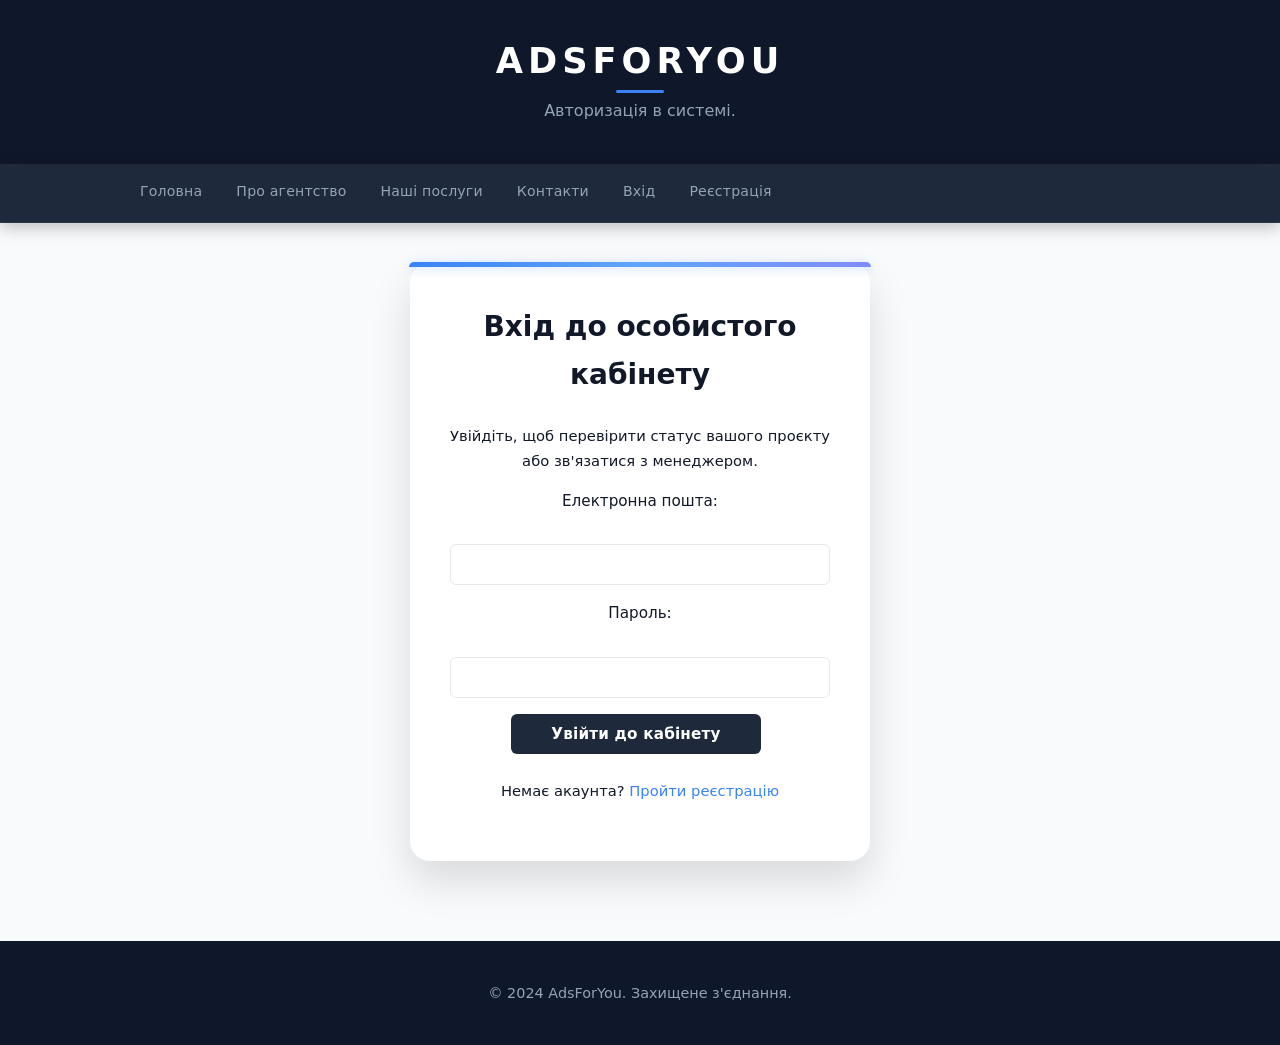
<file: login.html>
<!DOCTYPE html>
<html lang="uk">
<head>
    <meta charset="UTF-8">
    <meta name="viewport" content="width=device-width, initial-scale=1.0">
    <title>Вхід – AdsForYou</title>
    <link rel="stylesheet" href="styles.css">
    <style>
     
        .form-error {
            color: #b52a2a;
            font-size: 0.82em;
            margin-top: 3px;
            display: none;
        }
        .form-error.visible {
            display: block;
        }
        input.input-error {
            outline: 2px solid #b52a2a;
        }
        .auth-message {
            padding: 10px 14px;
            border-radius: 5px;
            font-size: 0.88em;
            margin-bottom: 14px;
            display: none;
        }
        .auth-message.success {
            background: #d8f3dc;
            color: #2d6a4f;
            border: 1px solid #b7e4c7;
            display: block;
        }
        .auth-message.error {
            background: #fde8e8;
            color: #b52a2a;
            border: 1px solid #f5c6c6;
            display: block;
        }
        .form-group {
            margin-bottom: 0;
        }
    </style>
</head>
<body id="page-login">

    <header>
        <h1>AdsForYou</h1>
        <p>Авторизація в системі.</p>
        <hr>
    </header>

    <nav>
        <ul>
            <li><a href="index.html">Головна</a></li>
            <li><a href="about.html">Про агентство</a></li>
            <li><a href="services.html">Наші послуги</a></li>
            <li><a href="contacts.html">Контакти</a></li>
            <li class="nav-guest-only"><a href="login.html">Вхід</a></li>
            <li class="nav-guest-only"><a href="register.html">Реєстрація</a></li>
            <li class="nav-auth-only"><a href="profile.html">Особистий кабінет</a></li>
            <li class="nav-admin-only"><a href="admin.html">Адміністративна панель</a></li>
        </ul>
        <hr>
    </nav>

    <main>
        <section>
            <h2>Вхід до особистого кабінету</h2>
            <p>Увійдіть, щоб перевірити статус вашого проєкту або зв'язатися з менеджером.</p>

            <div class="auth-message" id="login-message"></div>

            <p>
                <label for="login-email">Електронна пошта:</label><br>
                <input type="email" id="login-email" name="email" size="30" autocomplete="email">
                <span class="form-error" id="err-email"></span>
            </p>
            <p>
                <label for="login-password">Пароль:</label><br>
                <input type="password" id="login-password" name="password" size="30" autocomplete="current-password">
                <span class="form-error" id="err-password"></span>
            </p>
            <p>
                <button type="button" onclick="handleLogin()">Увійти до кабінету</button>
            </p>

            <ul>
                <li>Немає акаунта? <a href="register.html">Пройти реєстрацію</a></li>
            </ul>
        </section>
    </main>

    <footer>
        <hr>
        <p>&copy; 2024 AdsForYou. Захищене з'єднання.</p>
    </footer>

    <script>
   

    
    function isValidEmail(email) {
        return /^[^\s@]+@[^\s@]+\.[^\s@]+$/.test(email);
    }

    
    function showFieldError(inputId, errorId, message) {
        var input = document.getElementById(inputId);
        var err   = document.getElementById(errorId);
        if (input) input.classList.add('input-error');
        if (err)   { err.textContent = message; err.classList.add('visible'); }
    }

  
    function clearFieldError(inputId, errorId) {
        var input = document.getElementById(inputId);
        var err   = document.getElementById(errorId);
        if (input) input.classList.remove('input-error');
        if (err)   { err.textContent = ''; err.classList.remove('visible'); }
    }

    function showMessage(id, text, type) {
        var el = document.getElementById(id);
        if (!el) return;
        el.textContent = text;
        el.className   = 'auth-message ' + type;
    }

   
    function getUsers() {
        var raw = localStorage.getItem('afu_users');
        return raw ? JSON.parse(raw) : [];
    }

 
    function saveCurrentUser(user) {
        localStorage.setItem('afu_current_user', JSON.stringify(user));
    }

   
    function handleLogin() {
       
        clearFieldError('login-email',    'err-email');
        clearFieldError('login-password', 'err-password');
        var msgEl = document.getElementById('login-message');
        if (msgEl) msgEl.className = 'auth-message';

        var email    = document.getElementById('login-email').value.trim();
        var password = document.getElementById('login-password').value;
        var valid    = true;

       
        if (!email) {
            showFieldError('login-email', 'err-email', 'Будь ласка, введіть email.');
            valid = false;
        } else if (!isValidEmail(email)) {
            showFieldError('login-email', 'err-email', 'Введіть коректний email (наприклад: user@mail.com).');
            valid = false;
        }

       
        if (!password) {
            showFieldError('login-password', 'err-password', 'Будь ласка, введіть пароль.');
            valid = false;
        }

        if (!valid) return;

       
        if (email === 'admin@adsforyou.ua' && password === 'admin123') {
            var adminUser = {
                firstName:    'Адміністратор',
                lastName:     '',
                email:        'admin@adsforyou.ua',
                role:         'admin',
                registeredAt: 'Системний акаунт'
            };
            saveCurrentUser(adminUser);
            showMessage('login-message', 'Вхід успішний! Переходимо до вашого кабінету...', 'success');
            setTimeout(function() {
                window.location.href = 'profile.html';
            }, 1200);
            return;
        }

        
        var users     = getUsers();
        var foundUser = null;

        for (var i = 0; i < users.length; i++) {
            if (users[i].email === email && users[i].password === password) {
                foundUser = users[i];
                break;
            }
        }

        if (!foundUser) {
            showMessage('login-message', 'Неправильний email або пароль. Спробуйте ще раз.', 'error');
            return;
        }

        
        saveCurrentUser(foundUser);
        showMessage('login-message', 'Вхід успішний! Переходимо до вашого кабінету...', 'success');

        setTimeout(function() {
            window.location.href = 'profile.html';
        }, 1200);
    }

   
    document.getElementById('login-email').addEventListener('input', function() {
        clearFieldError('login-email', 'err-email');
    });
    document.getElementById('login-password').addEventListener('input', function() {
        clearFieldError('login-password', 'err-password');
    });

   
    document.getElementById('login-password').addEventListener('keydown', function(e) {
        if (e.key === 'Enter') handleLogin();
    });
    </script>

    <script src="script.js"></script>

</body>
</html>
</file>
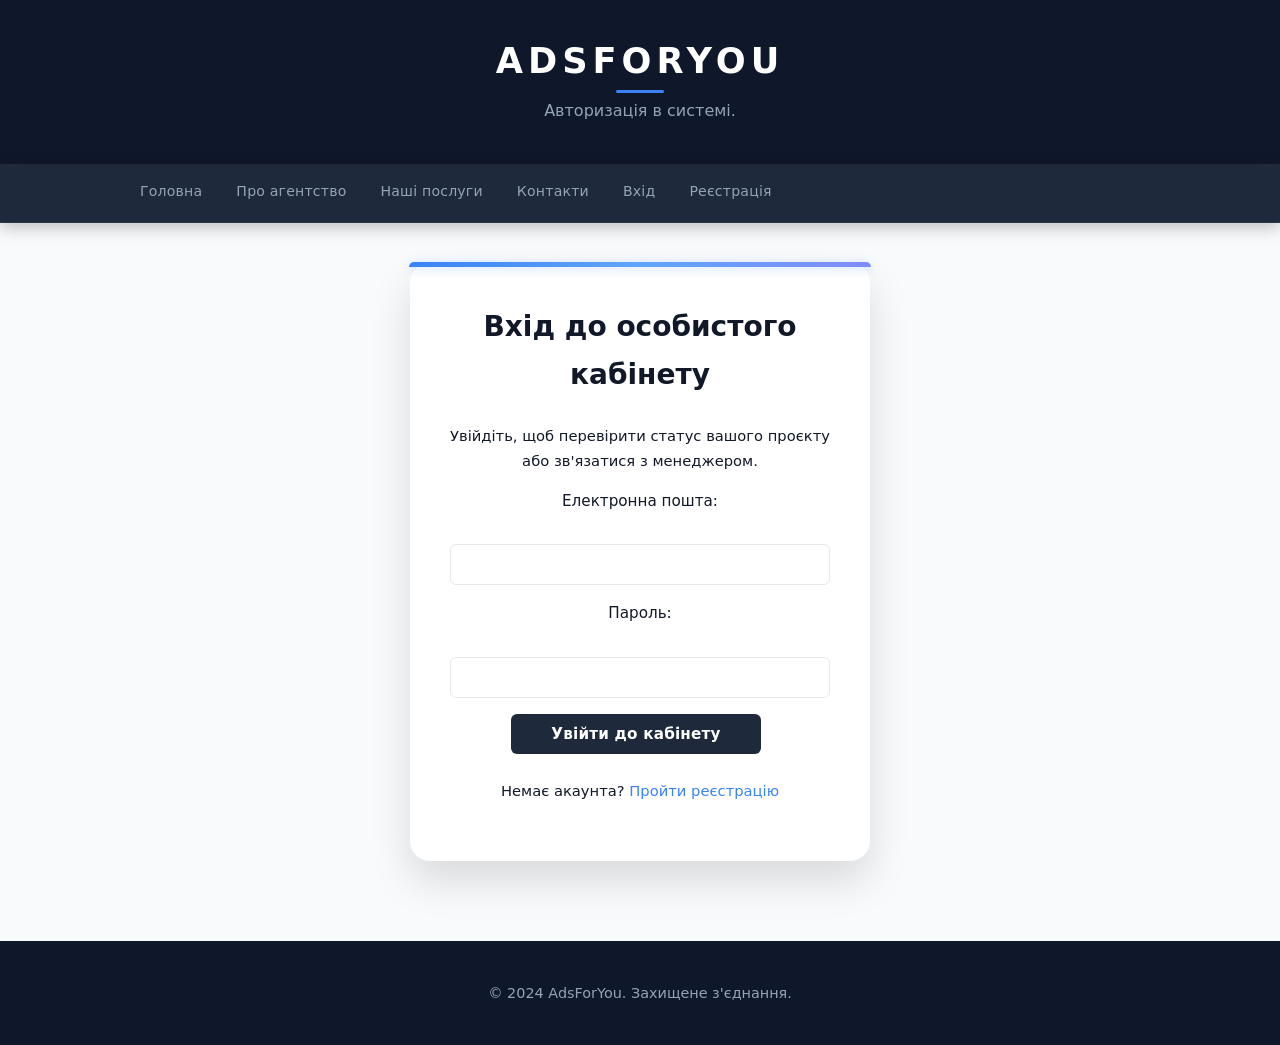
<file: profile.html>
<!DOCTYPE html>
<html lang="uk">
<head>
    <meta charset="UTF-8">
    <meta name="viewport" content="width=device-width, initial-scale=1.0">
    <title>Мій кабінет – AdsForYou</title>
    <link rel="stylesheet" href="styles.css">
</head>
<body id="page-profile">

    <header>
        <h1>AdsForYou</h1>
        <p>Особистий кабінет клієнта</p>
        <hr>
    </header>

    <nav>
        <ul>
            <li><a href="index.html">Головна</a></li>
            <li><a href="profile.html">Особистий кабінет</a></li>
            <li><a href="#" onclick="handleLogout(); return false;">Вийти</a></li>
        </ul>
        <hr>
    </nav>

    <main id="profile-main">
    </main>

    <footer>
        <hr>
        <p>&copy; 2024 AdsForYou. Усі права захищені.</p>
    </footer>

    <script>
    function getCurrentUser() {
        var raw = localStorage.getItem('afu_current_user');
        return raw ? JSON.parse(raw) : null;
    }

    function handleLogout() {
        localStorage.removeItem('afu_current_user');
        window.location.href = 'login.html';
    }

    function escapeHtml(str) {
        if (!str) return '';
        return String(str)
            .replace(/&/g,  '&amp;')
            .replace(/</g,  '&lt;')
            .replace(/>/g,  '&gt;')
            .replace(/"/g,  '&quot;')
            .replace(/'/g,  '&#39;');
    }

    var main = document.getElementById('profile-main');
    var user = getCurrentUser();

    if (!user) {
        window.location.href = 'login.html';
    } else {
        var isAdmin = (user.role === 'admin');

        var profileRows = '';
        if (!isAdmin) {
            profileRows +=
                '<tr><td><strong>Ім\'я:</strong></td><td>' + escapeHtml(user.firstName) + '</td></tr>' +
                '<tr><td><strong>Прізвище:</strong></td><td>' + escapeHtml(user.lastName) + '</td></tr>';
        }
        profileRows +=
            '<tr><td><strong>Email:</strong></td><td>' + escapeHtml(user.email) + '</td></tr>' +
            '<tr><td><strong>Дата реєстрації:</strong></td><td>' + escapeHtml(user.registeredAt) + '</td></tr>' +
            '<tr><td><strong>Статус акаунта:</strong></td><td>' +
                (isAdmin ? '<strong>Адміністратор</strong>' : 'Активний клієнт') +
            '</td></tr>';

        var secondSection = '';

        if (isAdmin) {
            secondSection =
                '<section>' +
                '<h3>Панель адміністратора</h3>' +
                '<p>Ви увійшли до системи як адміністратор. ' +
                'Вам доступна панель керування послугами агентства.</p>' +
                '<p>' +
                '<a href="admin.html">' +
                '<button type="button">Відкрити адмін-панель</button>' +
                '</a>' +
                '</p>' +
                '</section>';
        } else {
            secondSection =
                '<section>' +
                '<h3>Інформація про послуги</h3>' +
                '<p><strong>Ваш персональний менеджер:</strong> Юлія (Telegram: @yulia_adsforyou)</p>' +
                '<h4>Таблиця активних послуг</h4>' +
                '<table border="1" cellpadding="8" cellspacing="0" width="100%">' +
                '<thead>' +
                '<tr>' +
                '<th>Назва послуги</th>' +
                '<th>Дата початку</th>' +
                '<th>Статус</th>' +
                '<th>Звітність</th>' +
                '</tr>' +
                '</thead>' +
                '<tbody>' +
                '<tr>' +
                '<td>Ведення Instagram (Комплекс)</td>' +
                '<td>01.11.2024</td>' +
                '<td>В процесі роботи</td>' +
                '<td><a href="#">Завантажити звіт</a></td>' +
                '</tr>' +
                '<tr>' +
                '<td>Таргетована реклама (TikTok)</td>' +
                '<td>10.12.2024</td>' +
                '<td>Активна кампанія</td>' +
                '<td>Звіт очікується</td>' +
                '</tr>' +
                '<tr>' +
                '<td>Розробка контент-плану</td>' +
                '<td>15.10.2024</td>' +
                '<td>Завершено</td>' +
                '<td><a href="#">Завантажити PDF</a></td>' +
                '</tr>' +
                '</tbody>' +
                '</table>' +
                '<br>' +
                '<form action="services.html" method="get">' +
                '<button type="submit">Замовити нову послугу</button>' +
                '</form>' +
                '</section>';
        }

        main.innerHTML =
            '<h2>Вітаємо у вашому кабінеті, ' +
                (isAdmin ? 'Адміністратор' : escapeHtml(user.firstName)) +
            '!</h2>' +
            (isAdmin
                ? '<p>Ви увійшли до системи як адміністратор агентства AdsForYou.</p>'
                : '<p>Тут ви можете переглянути свої дані та відстежувати співпрацю з агентством.</p>'
            ) +
            '<section>' +
            '<h3>Ваші дані профілю</h3>' +
            '<table border="1" cellpadding="8" cellspacing="0">' +
            '<tbody>' + profileRows + '</tbody>' +
            '</table>' +
            '<br>' +
            '<button type="button" onclick="handleLogout()">Вийти з системи</button>' +
            '</section>' +
            '<hr>' +
            secondSection;
    }
    </script>

</body>
</html>
</file>
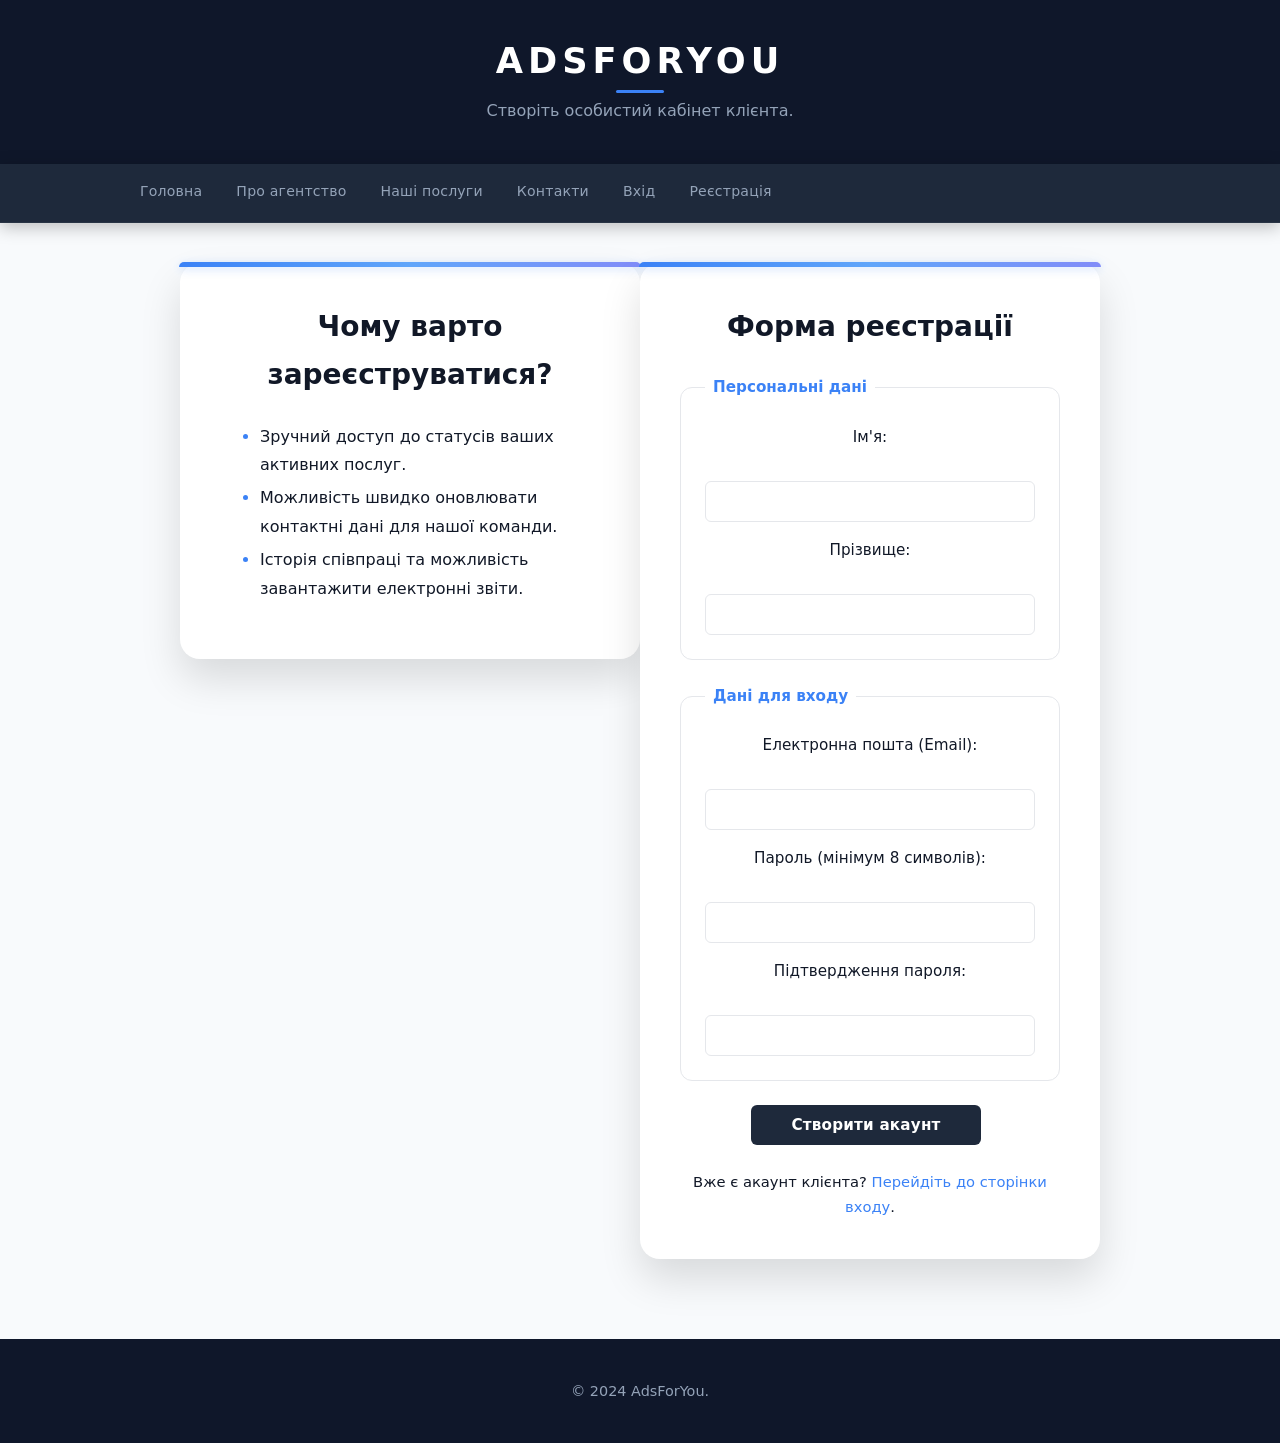
<file: register.html>
<!DOCTYPE html>
<html lang="uk">
<head>
    <meta charset="UTF-8">
    <meta name="viewport" content="width=device-width, initial-scale=1.0">
    <title>Реєстрація – AdsForYou</title>
    <link rel="stylesheet" href="styles.css">
    <style>
        /* ── Стилі для форм авторизації ── */
        .form-error {
            color: #b52a2a;
            font-size: 0.82em;
            margin-top: 3px;
            display: none;
        }
        .form-error.visible {
            display: block;
        }
        input.input-error {
            outline: 2px solid #b52a2a;
        }
        .auth-message {
            padding: 10px 14px;
            border-radius: 5px;
            font-size: 0.88em;
            margin-bottom: 14px;
            display: none;
        }
        .auth-message.success {
            background: #d8f3dc;
            color: #2d6a4f;
            border: 1px solid #b7e4c7;
            display: block;
        }
        .auth-message.error {
            background: #fde8e8;
            color: #b52a2a;
            border: 1px solid #f5c6c6;
            display: block;
        }
    </style>
</head>
<body id="page-register">

    <header>
        <h1>AdsForYou</h1>
        <p>Створіть особистий кабінет клієнта.</p>
        <hr>
    </header>

    <nav>
        <ul>
            <li><a href="index.html">Головна</a></li>
            <li><a href="about.html">Про агентство</a></li>
            <li><a href="services.html">Наші послуги</a></li>
            <li><a href="contacts.html">Контакти</a></li>
            <li class="nav-guest-only"><a href="login.html">Вхід</a></li>
            <li class="nav-guest-only"><a href="register.html">Реєстрація</a></li>
            <li class="nav-auth-only"><a href="profile.html">Особистий кабінет</a></li>
            <li class="nav-admin-only"><a href="admin.html">Адміністративна панель</a></li>
        </ul>
        <hr>
    </nav>

    <main>
        <section>
            <h2>Чому варто зареєструватися?</h2>
            <ul>
                <li>Зручний доступ до статусів ваших активних послуг.</li>
                <li>Можливість швидко оновлювати контактні дані для нашої команди.</li>
                <li>Історія співпраці та можливість завантажити електронні звіти.</li>
            </ul>
        </section>

        <section>
            <h2>Форма реєстрації</h2>

            <div class="auth-message" id="register-message"></div>

            <fieldset>
                <legend>Персональні дані</legend>
                <p>
                    <label for="reg-firstname">Ім'я:</label><br>
                    <input type="text" id="reg-firstname" name="first_name" size="30" autocomplete="given-name">
                    <span class="form-error" id="err-firstname"></span>
                </p>
                <p>
                    <label for="reg-lastname">Прізвище:</label><br>
                    <input type="text" id="reg-lastname" name="last_name" size="30" autocomplete="family-name">
                    <span class="form-error" id="err-lastname"></span>
                </p>
            </fieldset>

            <fieldset>
                <legend>Дані для входу</legend>
                <p>
                    <label for="reg-email">Електронна пошта (Email):</label><br>
                    <input type="email" id="reg-email" name="email" size="30" autocomplete="email">
                    <span class="form-error" id="err-email"></span>
                </p>
                <p>
                    <label for="reg-password">Пароль (мінімум 8 символів):</label><br>
                    <input type="password" id="reg-password" name="password" size="30" autocomplete="new-password">
                    <span class="form-error" id="err-password"></span>
                </p>
                <p>
                    <label for="reg-confirm-password">Підтвердження пароля:</label><br>
                    <input type="password" id="reg-confirm-password" name="confirm_password" size="30" autocomplete="new-password">
                    <span class="form-error" id="err-confirm"></span>
                </p>
            </fieldset>

            <p>
                <button type="button" onclick="handleRegister()">Створити акаунт</button>
            </p>

            <p>Вже є акаунт клієнта? <a href="login.html">Перейдіть до сторінки входу</a>.</p>
        </section>
    </main>

    <footer>
        <hr>
        <p>&copy; 2024 AdsForYou.</p>
    </footer>

    <script>
 
    function isValidEmail(email) {
        return /^[^\s@]+@[^\s@]+\.[^\s@]+$/.test(email);
    }


    function showFieldError(inputId, errorId, message) {
        var input = document.getElementById(inputId);
        var err   = document.getElementById(errorId);
        if (input) input.classList.add('input-error');
        if (err)   { err.textContent = message; err.classList.add('visible'); }
    }


    function clearFieldError(inputId, errorId) {
        var input = document.getElementById(inputId);
        var err   = document.getElementById(errorId);
        if (input) input.classList.remove('input-error');
        if (err)   { err.textContent = ''; err.classList.remove('visible'); }
    }


    function clearAllErrors() {
        var pairs = [
            ['reg-firstname',        'err-firstname'],
            ['reg-lastname',         'err-lastname'],
            ['reg-email',            'err-email'],
            ['reg-password',         'err-password'],
            ['reg-confirm-password', 'err-confirm']
        ];
        pairs.forEach(function(p) { clearFieldError(p[0], p[1]); });
        var msg = document.getElementById('register-message');
        if (msg) msg.className = 'auth-message';
    }


    function showMessage(id, text, type) {
        var el = document.getElementById(id);
        if (!el) return;
        el.textContent = text;
        el.className   = 'auth-message ' + type;
    }

   
    function getUsers() {
        var raw = localStorage.getItem('afu_users');
        return raw ? JSON.parse(raw) : [];
    }
    function saveUsers(users) {
        localStorage.setItem('afu_users', JSON.stringify(users));
    }

   
    function handleRegister() {
        clearAllErrors();

        var firstName = document.getElementById('reg-firstname').value.trim();
        var lastName  = document.getElementById('reg-lastname').value.trim();
        var email     = document.getElementById('reg-email').value.trim();
        var password  = document.getElementById('reg-password').value;
        var confirm   = document.getElementById('reg-confirm-password').value;
        var valid     = true;

    
        if (!firstName) {
            showFieldError('reg-firstname', 'err-firstname', 'Будь ласка, введіть ваше ім\'я.');
            valid = false;
        } else if (firstName.length < 2) {
            showFieldError('reg-firstname', 'err-firstname', 'Ім\'я має містити мінімум 2 символи.');
            valid = false;
        }

     
        if (!lastName) {
            showFieldError('reg-lastname', 'err-lastname', 'Будь ласка, введіть ваше прізвище.');
            valid = false;
        } else if (lastName.length < 2) {
            showFieldError('reg-lastname', 'err-lastname', 'Прізвище має містити мінімум 2 символи.');
            valid = false;
        }

     
        if (!email) {
            showFieldError('reg-email', 'err-email', 'Будь ласка, введіть email.');
            valid = false;
        } else if (!isValidEmail(email)) {
            showFieldError('reg-email', 'err-email', 'Введіть коректний email (наприклад: user@mail.com).');
            valid = false;
        }

      
        if (!password) {
            showFieldError('reg-password', 'err-password', 'Будь ласка, введіть пароль.');
            valid = false;
        } else if (password.length < 8) {
            showFieldError('reg-password', 'err-password', 'Пароль має містити мінімум 8 символів.');
            valid = false;
        }

      
        if (!confirm) {
            showFieldError('reg-confirm-password', 'err-confirm', 'Будь ласка, підтвердіть пароль.');
            valid = false;
        } else if (password && confirm !== password) {
            showFieldError('reg-confirm-password', 'err-confirm', 'Паролі не збігаються.');
            valid = false;
        }

        if (!valid) return;

        
        var users = getUsers();
        var emailExists = users.some(function(u) { return u.email === email; });

        if (emailExists) {
            showFieldError('reg-email', 'err-email', 'Цей email вже зареєстрований. Спробуйте увійти.');
            return;
        }

   
        var newUser = {
            firstName:    firstName,
            lastName:     lastName,
            email:        email,
            password:     password,
            registeredAt: new Date().toLocaleDateString('uk-UA')
        };

        users.push(newUser);
        saveUsers(users);

       
        document.getElementById('reg-firstname').value        = '';
        document.getElementById('reg-lastname').value         = '';
        document.getElementById('reg-email').value            = '';
        document.getElementById('reg-password').value         = '';
        document.getElementById('reg-confirm-password').value = '';

        showMessage('register-message',
            'Акаунт успішно створено! Переходимо до сторінки входу...', 'success');

        setTimeout(function() {
            window.location.href = 'login.html';
        }, 1800);
    }

  
    var fieldPairs = [
        ['reg-firstname',        'err-firstname'],
        ['reg-lastname',         'err-lastname'],
        ['reg-email',            'err-email'],
        ['reg-password',         'err-password'],
        ['reg-confirm-password', 'err-confirm']
    ];
    fieldPairs.forEach(function(p) {
        var el = document.getElementById(p[0]);
        if (el) el.addEventListener('input', function() { clearFieldError(p[0], p[1]); });
    });
    </script>

    <script src="script.js"></script>

</body>
</html>
</file>
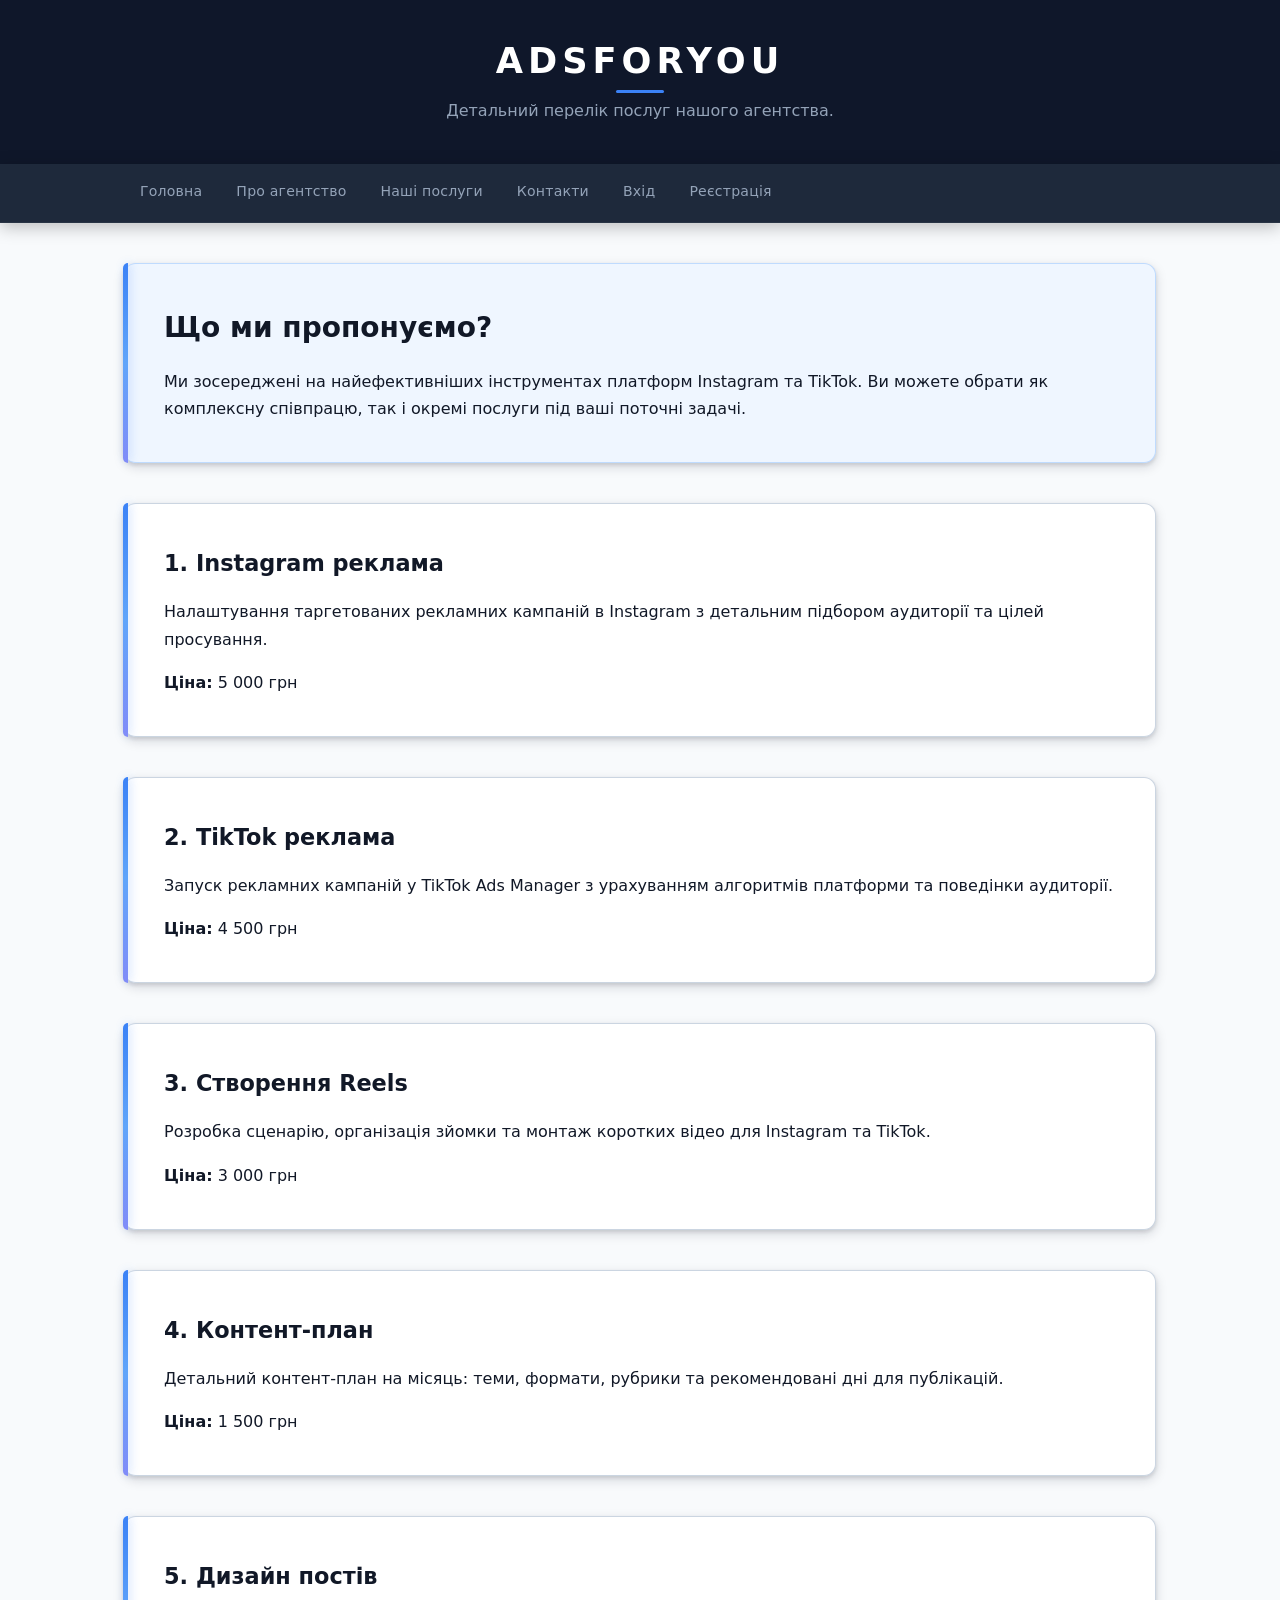
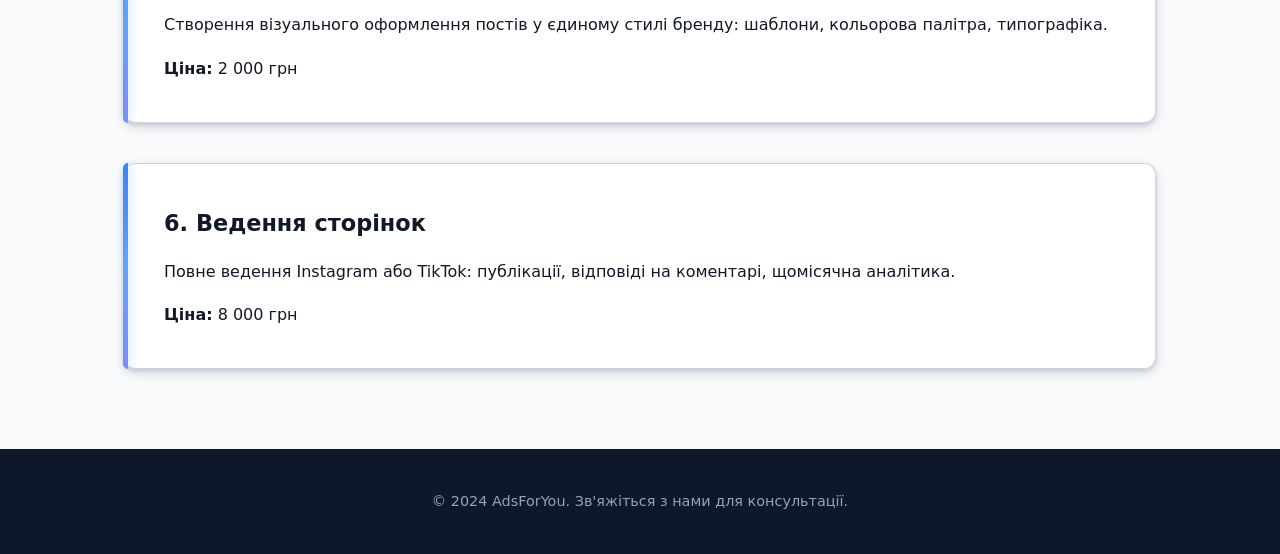
<file: services.html>
<!DOCTYPE html>
<html lang="uk">
<head>
    <meta charset="UTF-8">
    <meta name="viewport" content="width=device-width, initial-scale=1.0">
    <title>Наші послуги – AdsForYou</title>
    <link rel="stylesheet" href="styles.css">
</head>
<body id="page-services">

    <header>
        <h1>AdsForYou</h1>
        <p>Детальний перелік послуг нашого агентства.</p>
        <hr>
    </header>

    <nav>
        <ul>
            <li><a href="index.html">Головна</a></li>
            <li><a href="about.html">Про агентство</a></li>
            <li><a href="services.html">Наші послуги</a></li>
            <li><a href="contacts.html">Контакти</a></li>
            <li class="nav-guest-only"><a href="login.html">Вхід</a></li>
            <li class="nav-guest-only"><a href="register.html">Реєстрація</a></li>
            <li class="nav-auth-only"><a href="profile.html">Особистий кабінет</a></li>
            <li class="nav-admin-only"><a href="admin.html">Адміністративна панель</a></li>
        </ul>
        <hr>
    </nav>

    <main id="services-main">
    </main>

    <footer>
        <hr>
        <p>&copy; 2024 AdsForYou. Зв'яжіться з нами для консультації.</p>
    </footer>

    <script>
    var SERVICES_KEY = 'afu_services';

    function getServices() {
        var raw = localStorage.getItem(SERVICES_KEY);
        if (raw) return JSON.parse(raw);
        var defaults = [
            { id: 1, title: 'Instagram реклама', description: 'Налаштування таргетованих рекламних кампаній в Instagram з детальним підбором аудиторії та цілей просування.', price: '5 000 грн' },
            { id: 2, title: 'TikTok реклама', description: 'Запуск рекламних кампаній у TikTok Ads Manager з урахуванням алгоритмів платформи та поведінки аудиторії.', price: '4 500 грн' },
            { id: 3, title: 'Створення Reels', description: 'Розробка сценарію, організація зйомки та монтаж коротких відео для Instagram та TikTok.', price: '3 000 грн' },
            { id: 4, title: 'Контент-план', description: 'Детальний контент-план на місяць: теми, формати, рубрики та рекомендовані дні для публікацій.', price: '1 500 грн' },
            { id: 5, title: 'Дизайн постів', description: 'Створення візуального оформлення постів у єдиному стилі бренду: шаблони, кольорова палітра, типографіка.', price: '2 000 грн' },
            { id: 6, title: 'Ведення сторінок', description: 'Повне ведення Instagram або TikTok: публікації, відповіді на коментарі, щомісячна аналітика.', price: '8 000 грн' }
        ];
        localStorage.setItem(SERVICES_KEY, JSON.stringify(defaults));
        return defaults;
    }

    function escapeHtml(str) {
        if (!str) return '';
        return String(str)
            .replace(/&/g,  '&amp;')
            .replace(/</g,  '&lt;')
            .replace(/>/g,  '&gt;')
            .replace(/"/g,  '&quot;')
            .replace(/'/g,  '&#39;');
    }

    var orderServices = {};

    function renderServices() {
        var user = null;
        try { user = JSON.parse(localStorage.getItem('afu_current_user')); } catch(e) {}
        var services = getServices();
        var main = document.getElementById('services-main');
        orderServices = {};
        var html = '<section>' +
            '<h2>Що ми пропонуємо?</h2>' +
            '<p>Ми зосереджені на найефективніших інструментах платформ Instagram та TikTok. ' +
            'Ви можете обрати як комплексну співпрацю, так і окремі послуги під ваші поточні задачі.</p>' +
            '</section>';

        for (var i = 0; i < services.length; i++) {
            var s = services[i];
            orderServices[s.id] = s.title;
            var orderBtn = user
                ? '<button class="btn-order" onclick="openOrderForm(' + s.id + ')">Замовити</button>'
                : '';
            html +=
                '<section>' +
                '<article>' +
                '<h3>' + (i + 1) + '. ' + escapeHtml(s.title) + '</h3>' +
                '<p>' + escapeHtml(s.description) + '</p>' +
                '<p><strong>Ціна:</strong> ' + escapeHtml(s.price) + '</p>' +
                orderBtn +
                '</article>' +
                '</section>';
        }

        main.innerHTML = html;
    }

    renderServices();
    </script>

    <div id="order-modal" class="modal-overlay" role="dialog" aria-modal="true">
        <div class="modal-box">
            <button id="order-modal-close" class="modal-close" aria-label="Закрити">&times;</button>
            <h3 class="modal-title">Замовити послугу</h3>
            <p id="order-service-label" class="order-service-label"></p>
            <div class="order-fields">
                <div>
                    <label for="order-name">Ваше ім'я</label>
                    <input type="text" id="order-name" placeholder="Наприклад: Олена Коваль">
                </div>
                <div>
                    <label for="order-phone">Телефон</label>
                    <input type="tel" id="order-phone" placeholder="+380">
                </div>
                <div>
                    <label for="order-comment">Коментар</label>
                    <textarea id="order-comment" placeholder="Опишіть коротко ваш запит..."></textarea>
                </div>
            </div>
            <button class="btn-more" onclick="submitOrder()">Надіслати заявку</button>
        </div>
    </div>

    <div id="toast-container" class="toast-container"></div>

    <script src="script.js"></script>

    <script>
    var activeOrderId = null;

    function openOrderForm(serviceId) {
        activeOrderId = serviceId;
        var title = (orderServices && orderServices[serviceId]) ? orderServices[serviceId] : '';
        var label = document.getElementById('order-service-label');
        if (label) label.textContent = 'Послуга: ' + title;
        document.getElementById('order-name').value = '';
        document.getElementById('order-phone').value = '';
        document.getElementById('order-comment').value = '';
        var om = document.getElementById('order-modal');
        if (om) { om.classList.add('is-open'); document.body.classList.add('modal-open'); }
    }

    function closeOrderForm() {
        var om = document.getElementById('order-modal');
        if (om) { om.classList.remove('is-open'); document.body.classList.remove('modal-open'); }
    }

    function submitOrder() {
        var name    = document.getElementById('order-name').value.trim();
        var phone   = document.getElementById('order-phone').value.trim();
        var comment = document.getElementById('order-comment').value.trim();
        if (!name) { showToast('Будь ласка, введіть ваше ім\'я.', 'error'); return; }
        if (!phone) { showToast('Будь ласка, введіть номер телефону.', 'error'); return; }
        var orders = [];
        try { orders = JSON.parse(localStorage.getItem('afu_orders') || '[]'); } catch(e) {}
        var serviceName = (orderServices && orderServices[activeOrderId]) ? orderServices[activeOrderId] : '';
        orders.push({
            id: Date.now(),
            serviceId: activeOrderId,
            serviceName: serviceName,
            name: name,
            phone: phone,
            comment: comment,
            date: new Date().toLocaleDateString('uk-UA')
        });
        localStorage.setItem('afu_orders', JSON.stringify(orders));
        closeOrderForm();
        showToast('Заявку прийнято! Ми зв\'яжемось із вами найближчим часом.', 'success');
    }

    document.getElementById('order-modal-close').addEventListener('click', closeOrderForm);
    document.getElementById('order-modal').addEventListener('click', function(e) {
        if (e.target === this) closeOrderForm();
    });
    </script>

</body>
</html>
</file>
<file: styles.css>
:root {
    --white:          #ffffff;
    --bg-page:        #F8FAFC;
    --bg-card:        #ffffff;
    --border:         #E5E7EB;

    --text-dark:      #111827;
    --text-mid:       #4B5563;
    --text-light:     #94A3B8;

    --accent:         #3B82F6;
    --accent-hover:   #2563EB;
    --accent-soft:    #EFF6FF;

    --dark:           #0F172A;
    --dark-2:         #1E293B;

    --sp-xs:  4px;
    --sp-sm:  8px;
    --sp-md:  16px;
    --sp-lg:  24px;
    --sp-xl:  40px;

    --radius-sm: 6px;
    --radius-md: 12px;
    --radius-lg: 20px;

    --shadow-sm: 0 2px 8px rgba(0, 0, 0, 0.07);
    --shadow-md: 0 10px 25px rgba(0, 0, 0, 0.10);
    --shadow-lg: 0 20px 40px rgba(0, 0, 0, 0.13);

    --trans: all 0.25s ease;

    --max-w: 1080px;

    --font: 'Segoe UI', system-ui, Arial, sans-serif;
}


*,
*::before,
*::after {
    margin: 0;
    padding: 0;
    box-sizing: border-box;
}


body {
    font-family: var(--font);
    font-size: 16px;
    line-height: 1.7;
    color: var(--text-dark);
    background-color: var(--bg-page);

    display: flex;
    flex-direction: column;
    min-height: 100vh;
}

hr {
    display: none;
}

h1 { font-size: 2.4rem; font-weight: 700; line-height: 1.2; }
h2 { font-size: 1.75rem; font-weight: 600; margin-bottom: var(--sp-md); }
h3 { font-size: 1.25rem; font-weight: 600; margin-bottom: var(--sp-sm); }
h4 { font-size: 1.05rem; font-weight: 600; margin-bottom: var(--sp-sm); }

p { margin-bottom: var(--sp-md); }
p:last-child { margin-bottom: 0; }

a {
    color: var(--accent);
    text-decoration: none;
    transition: var(--trans);
}
a:hover {
    color: var(--accent-hover);
    text-decoration: underline;
}

strong { font-weight: 600; }

em { color: var(--text-mid); font-style: italic; }


header {
    background-color: var(--dark);
    color: var(--white);
    padding: var(--sp-xl) var(--sp-lg);
    text-align: center;

    animation: slideDown 0.45s ease both;
}

header h1 {
    color: var(--white);
    font-size: 2.2rem;
    letter-spacing: 5px;
    text-transform: uppercase;
    margin-bottom: var(--sp-xs);
    font-weight: 800;
}

header h1::after {
    content: '';
    display: block;
    width: 48px;
    height: 3px;
    background: var(--accent);
    border-radius: 2px;
    margin: 8px auto 0;
}

header p {
    color: var(--text-light);
    font-size: 1rem;
    margin: 0;
}


nav {
    background-color: var(--dark-2);
    position: sticky;
    top: 0;
    z-index: 999;
    box-shadow: 0 1px 0 rgba(255,255,255,0.06), 0 4px 16px rgba(0,0,0,0.25);
    border-bottom: 1px solid rgba(255,255,255,0.05);
}

nav ul {
    list-style: none;
    display: flex;
    flex-wrap: wrap;
    max-width: var(--max-w);
    margin: 0 auto;
    padding: 0 var(--sp-lg);
    gap: 2px;
}

nav ul li a {
    display: block;
    padding: var(--sp-md) 16px;
    color: #94A3B8;
    font-size: 0.88rem;
    font-weight: 500;
    text-decoration: none;
    border-bottom: 2px solid transparent;
    border-radius: var(--radius-sm) var(--radius-sm) 0 0;
    letter-spacing: 0.2px;
    transition: var(--trans);
    position: relative;
}

nav ul li a:hover {
    color: var(--white);
    background-color: rgba(255, 255, 255, 0.05);
    border-bottom: 2px solid var(--accent);
    text-decoration: none;
}

nav ul li a::before {
    content: '';
    position: absolute;
    left: 0;
    top: 25%;
    height: 50%;
    width: 0;
    background: var(--accent);
    border-radius: 0 2px 2px 0;
    transition: width 0.2s ease;
}

nav ul li a:hover::before {
    width: 2px;
}


main {
    flex: 1;
    width: 100%;
    max-width: var(--max-w);
    margin: 0 auto;
    padding: var(--sp-xl) var(--sp-lg);

    animation: fadeIn 0.4s ease both;
}

main > h2 {
    padding-bottom: var(--sp-md);
    margin-bottom: var(--sp-xl);
    border-bottom: 2px solid var(--accent-soft);
}

main > section {
    margin-bottom: var(--sp-xl);
    animation: fadeInUp 0.45s ease both;
}

main > section:nth-child(1) { animation-delay: 0.05s; }
main > section:nth-child(2) { animation-delay: 0.10s; }
main > section:nth-child(3) { animation-delay: 0.15s; }
main > section:nth-child(4) { animation-delay: 0.20s; }
main > section:nth-child(5) { animation-delay: 0.25s; }
main > section:nth-child(6) { animation-delay: 0.30s; }


article {
    background-color: var(--bg-card);
    
    border: 1px solid #CBD5E1; 
    border-radius: var(--radius-md);
    padding: var(--sp-lg);
    margin-bottom: var(--sp-lg);
 
    box-shadow: 0 4px 12px rgba(15, 23, 42, 0.15), 0 2px 4px rgba(15, 23, 42, 0.12);
    transition: var(--trans);
}

article:hover {
    box-shadow: 0 20px 32px rgba(15, 23, 42, 0.2), 0 8px 16px rgba(15, 23, 42, 0.15);
    transform: translateY(-4px);
  
    border-color: var(--text-light); 
}

article h3 {
    color: var(--accent);
}

article h4 {
    color: var(--text-mid);
}

article:last-child {
    margin-bottom: 0;
}


#page-services main > section {
    background-color: var(--bg-card);
    border-radius: var(--radius-md);
    border: 1px solid #CBD5E1;
    border-left: 5px solid var(--accent);
    padding: var(--sp-xl);
    box-shadow: 0 4px 12px rgba(15, 23, 42, 0.15), 0 2px 4px rgba(15, 23, 42, 0.12);
    transition: var(--trans);
    margin-bottom: var(--sp-xl);
}

#page-services main > section:hover {
    box-shadow: 0 20px 32px rgba(15, 23, 42, 0.2), 0 8px 16px rgba(15, 23, 42, 0.15);
    transform: translateY(-4px);
    border-color: var(--text-light);
    border-left-color: var(--accent-hover);
}

#page-services main > section article h3 {
    font-size: 1.4rem;
    color: var(--text-dark);
    margin-bottom: var(--sp-md);
}

#page-services main > section article {
    background: transparent;
    border: none;
    box-shadow: none;
    padding: 0;
    margin: 0;
    transform: none;
}

#page-services main > section article:hover {
    transform: none;
    box-shadow: none;
}

#page-services main > section:first-child {
    border-left: none;
    background-color: var(--accent-soft);
    border: 1px solid #BFDBFE;
}

#page-services main > section:first-child:hover {
    transform: none;
}


main ul,
main ol {
    padding-left: var(--sp-xl);
    margin-bottom: var(--sp-md);
}

main ul li,
main ol li {
    margin-bottom: var(--sp-xs);
    line-height: 1.8;
}

main ul li::marker {
    color: var(--accent);
}

main ol li::marker {
    color: var(--accent);
    font-weight: 600;
}


table {
    width: 100%;
    border-collapse: collapse;
    background-color: var(--bg-card);
    border-radius: var(--radius-md);
    overflow: hidden;
    box-shadow: var(--shadow-sm);
    margin-bottom: var(--sp-lg);

    border: none !important;
}

table thead {
    background-color: var(--dark);
    color: var(--white);
}

table thead th {
    padding: var(--sp-md) var(--sp-lg);
    text-align: left;
    font-weight: 600;
    font-size: 0.88rem;
    text-transform: uppercase;
    letter-spacing: 0.5px;
    border: none;
}

table tbody tr {
    border-bottom: 1px solid var(--border);
    transition: var(--trans);
}

table tbody tr:last-child {
    border-bottom: none;
}

table tbody tr:hover {
    background-color: var(--accent-soft);
}

table tbody td {
    padding: var(--sp-md) var(--sp-lg);
    font-size: 0.95rem;
    border: none;
    vertical-align: middle;
    color: var(--text-dark);
}

table tbody tr:nth-child(even) {
    background-color: #F8FAFC;
}

table tbody tr:nth-child(even):hover {
    background-color: var(--accent-soft);
}

#page-profile table td:first-child {
    font-weight: 600;
    width: 38%;
    background-color: #F8FAFC;
    color: var(--text-mid);
}


form {
    max-width: 600px;
}

fieldset {
    border: 1.5px solid var(--border);
    border-radius: var(--radius-md);
    padding: var(--sp-lg);
    margin-bottom: var(--sp-lg);
    background-color: var(--bg-card);
}

legend {
    font-weight: 600;
    color: var(--accent);
    padding: 0 var(--sp-sm);
    font-size: 0.95rem;
}

label {
    display: block;
    font-weight: 500;
    color: var(--text-dark);
    margin-bottom: 5px;
    font-size: 0.95rem;
}

input[type="text"],
input[type="email"],
input[type="password"],
input[type="tel"],
input[type="url"] {
    display: block;
    width: 100%;
    padding: 10px var(--sp-md);
    border: 1.5px solid var(--border);
    border-radius: var(--radius-sm);
    font-family: var(--font);
    font-size: 1rem;
    color: var(--text-dark);
    background-color: var(--white);
    transition: var(--trans);
    outline: none;
}

textarea {
    display: block;
    width: 100%;
    padding: 10px var(--sp-md);
    border: 1.5px solid var(--border);
    border-radius: var(--radius-sm);
    font-family: var(--font);
    font-size: 1rem;
    color: var(--text-dark);
    background-color: var(--white);
    transition: var(--trans);
    outline: none;
    resize: vertical;
    min-height: 140px;
}

input[type="text"]:focus,
input[type="email"]:focus,
input[type="password"]:focus,
input[type="tel"]:focus,
input[type="url"]:focus,
textarea:focus {
    border-color: var(--accent);
    box-shadow: 0 0 0 3px var(--accent-soft);
}

input[type="radio"],
input[type="checkbox"] {
    accent-color: var(--accent);
    width: 16px;
    height: 16px;
    cursor: pointer;
    vertical-align: middle;
    margin-right: var(--sp-xs);
}

form p {
    margin-bottom: var(--sp-lg);
}


button {
    padding: 11px var(--sp-xl);
    border: none;
    border-radius: var(--radius-sm);
    font-family: var(--font);
    font-size: 0.95rem;
    font-weight: 600;
    cursor: pointer;
    transition: var(--trans);
    display: inline-block;
    margin-right: var(--sp-sm);
    margin-bottom: var(--sp-sm);
    letter-spacing: 0.2px;
}

button[type="submit"] {
    background-color: var(--accent);
    color: var(--white);
}

button[type="submit"]:hover {
    background-color: var(--accent-hover);
    transform: translateY(-2px);
    box-shadow: 0 4px 14px rgba(59, 130, 246, 0.35);
}

button[type="button"] {
    background-color: var(--dark-2);
    color: var(--white);
}

button[type="button"]:hover {
    background-color: var(--dark);
    transform: translateY(-2px);
    box-shadow: var(--shadow-sm);
}

button[type="reset"] {
    background-color: transparent;
    color: var(--text-mid);
    border: 1.5px solid var(--border);
}

button[type="reset"]:hover {
    background-color: var(--bg-page);
    color: var(--text-dark);
    border-color: var(--text-mid);
}

table button {
    padding: 5px 12px;
    font-size: 0.8rem;
    margin: 2px;
    border-radius: 4px;
}


footer {
    background-color: var(--dark);
    color: #94a3b8;
    text-align: center;
    padding: var(--sp-xl) var(--sp-lg);
    margin-top: auto;
}

footer p {
    margin-bottom: var(--sp-sm);
    font-size: 0.9rem;
}

footer p:last-child {
    margin-bottom: 0;
}

footer strong {
    color: var(--white);
}

footer a {
    color: #93C5FD;
}

footer a:hover {
    color: var(--white);
    text-decoration: underline;
}


#page-login main,
#page-register main {
    display: flex;
    align-items: flex-start;
    justify-content: center;
    padding-top: var(--sp-xl);
}

#page-login main section,
#page-register main section {
    background-color: var(--bg-card);
    border-radius: var(--radius-lg);
    padding: var(--sp-xl);
    box-shadow: var(--shadow-lg);
    width: 100%;
    max-width: 460px;
    border-top: 4px solid var(--accent);
}

#page-login main section h2,
#page-register main section h2 {
    text-align: center;
    margin-bottom: var(--sp-lg);
    color: var(--text-dark);
}

#page-login main section ul,
#page-login main section p,
#page-register main section p {
    text-align: center;
    font-size: 0.92rem;
}

#page-login main section ul {
    list-style: none;
    padding: 0;
    margin-top: var(--sp-md);
}

#page-login main section ul li {
    margin-bottom: var(--sp-xs);
}

#page-login form,
#page-register form {
    max-width: 100%;
}

#page-login button[type="submit"],
#page-register button[type="submit"] {
    width: 100%;
    margin-right: 0;
    padding: 13px;
    font-size: 1rem;
    border-radius: var(--radius-md);
}


#page-profile main > h2 {
    font-size: 1.8rem;
}

#page-profile main > section {
    background-color: var(--bg-card);
    border-radius: var(--radius-md);
    padding: var(--sp-xl);
    box-shadow: var(--shadow-sm);
    border: 1px solid var(--border);
}

#page-profile main > section h3 {
    font-size: 1.2rem;
    color: var(--accent);
    padding-bottom: var(--sp-sm);
    border-bottom: 2px solid var(--accent-soft);
    margin-bottom: var(--sp-lg);
}

#page-profile button[type="submit"] {
    margin-top: var(--sp-md);
}

#page-profile form {
    max-width: 420px;
}


#page-admin main > section {
    background-color: var(--bg-card);
    border-radius: var(--radius-md);
    padding: var(--sp-xl);
    box-shadow: var(--shadow-sm);
    border: 1px solid var(--border);
}

#page-admin main > section h2 {
    color: var(--text-dark);
    padding-bottom: var(--sp-sm);
    border-bottom: 2px solid var(--accent-soft);
    margin-bottom: var(--sp-lg);
}

#page-admin main > section:first-child {
    background: linear-gradient(135deg, var(--dark) 0%, var(--dark-2) 100%);
    border-color: var(--accent);
    border-left: 5px solid var(--accent);
}

#page-admin main > section:first-child h2 {
    color: var(--white);
    border-bottom-color: rgba(255, 255, 255, 0.15);
}

#page-admin main > section:first-child article {
    background: transparent;
    border: none;
    box-shadow: none;
    padding: 0;
    margin: 0;
}

#page-admin main > section:first-child article:hover {
    transform: none;
    box-shadow: none;
}

#page-admin main > section:first-child article p {
    color: #cbd5e1;
    margin-bottom: var(--sp-sm);
    font-size: 0.97rem;
}

#page-admin main > section:first-child article strong {
    color: var(--white);
}

#page-admin button[type="button"] {
    background-color: var(--accent);
    margin-top: var(--sp-md);
}

#page-admin button[type="button"]:hover {
    background-color: var(--accent-hover);
}


#page-admin .btn-delete {
    background-color: #DC2626;
    margin-top: 0;
    transform: none;
    box-shadow: none;
}
#page-admin .btn-delete:hover {
    background-color: #B91C1C;
    transform: none;
    box-shadow: none;
}


#page-admin .btn-cancel {
    background-color: #64748B;
    margin-top: 0;
}
#page-admin .btn-cancel:hover {
    background-color: #475569;
    transform: none;
}


#page-contacts main > section {
    background-color: var(--bg-card);
    border-radius: var(--radius-md);
    padding: var(--sp-xl);
    box-shadow: var(--shadow-sm);
    border: 1px solid var(--border);
}

#page-contacts main > section h2 {
    color: var(--text-dark);
    padding-bottom: var(--sp-sm);
    border-bottom: 2px solid var(--accent-soft);
    margin-bottom: var(--sp-lg);
}

#page-contacts main > section:first-child ul {
    list-style: none;
    padding: 0;
}

#page-contacts main > section:first-child ul li {
    padding: var(--sp-sm) 0;
    border-bottom: 1px solid var(--border);
    font-size: 0.97rem;
}

#page-contacts main > section:first-child ul li:last-child {
    border-bottom: none;
}

#page-contacts article {
    border-left: 4px solid var(--accent-soft);
}


#page-about main > section {
    background-color: var(--bg-card);
    border-radius: var(--radius-md);
    padding: var(--sp-xl);
    box-shadow: var(--shadow-sm);
    border: 1px solid var(--border);
}

#page-about main > section h2 {
    color: var(--accent);
    padding-bottom: var(--sp-sm);
    border-bottom: 2px solid var(--accent-soft);
    margin-bottom: var(--sp-lg);
}

#page-about main > section article {
    border-left: 4px solid var(--accent);
    background-color: var(--bg-page);
}


#page-home main > section {
    background-color: var(--bg-card);
    border-radius: var(--radius-md);
    padding: var(--sp-xl);
    box-shadow: var(--shadow-sm);
    border: 1px solid var(--border);
}

#page-home main > section:first-child {
    border-top: 4px solid var(--accent);
}

#page-home main > section:first-child h2 {
    color: var(--accent);
    font-size: 1.9rem;
}

#page-profile main > section,
#page-admin main > section,
#page-contacts main > section,
#page-about main > section,
#page-home main > section {
    background-color: var(--bg-card);
    border-radius: var(--radius-md);
    padding: var(--sp-xl);
    border: 1px solid #CBD5E1;
    box-shadow: 0 4px 12px rgba(15, 23, 42, 0.15), 0 2px 4px rgba(15, 23, 42, 0.12);
    transition: var(--trans);
}

#page-profile main > section:hover,
#page-admin main > section:hover,
#page-contacts main > section:hover,
#page-about main > section:hover,
#page-home main > section:hover {
    box-shadow: 0 20px 32px rgba(15, 23, 42, 0.2), 0 8px 16px rgba(15, 23, 42, 0.15);
    transform: translateY(-4px);
    border-color: var(--text-light);
}


#page-services main > section,
#page-admin main > section:first-child,
#page-contacts article,
#page-about main > section article {
    position: relative;
    border-left: none !important; 
}


#page-services main > section::before,
#page-admin main > section:first-child::before,
#page-contacts article::before,
#page-about main > section article::before {
    content: '';
    position: absolute;
    top: -1px; 
    left: -1px; 
    width: 5px;
    height: calc(100% + 2px); 
    
   
    background: linear-gradient(180deg, var(--accent) 0%, #60A5FA 50%, #818CF8 100%);
    
    border-top-left-radius: var(--radius-md);
    border-bottom-left-radius: var(--radius-md);
    
   
    box-shadow: 2px 0 10px rgba(59, 130, 246, 0.25);
    transition: all 0.3s ease;
    z-index: 1;
}


#page-services main > section:hover::before,
#page-admin main > section:first-child:hover::before,
#page-contacts article:hover::before,
#page-about main > section article:hover::before {
    width: 8px;
    background: linear-gradient(180deg, #3B82F6 0%, #2563EB 50%, #6366F1 100%);
    box-shadow: 3px 0 14px rgba(59, 130, 246, 0.4);
}

#page-login main section,
#page-register main section,
#page-home main > section:first-child {
    position: relative;
    border-top: none !important;
}

#page-login main section::before,
#page-register main section::before,
#page-home main > section:first-child::before {
    content: '';
    position: absolute;
    top: -1px;
    left: -1px;
    width: calc(100% + 2px);
    height: 5px;
    background: linear-gradient(90deg, var(--accent) 0%, #60A5FA 50%, #818CF8 100%);
    border-top-left-radius: var(--radius-md);
    border-top-right-radius: var(--radius-md);
    box-shadow: 0 2px 10px rgba(59, 130, 246, 0.25);
    transition: all 0.3s ease;
    z-index: 1;
}

#page-login main section:hover::before,
#page-register main section:hover::before,
#page-home main > section:first-child:hover::before {
    height: 8px;
    background: linear-gradient(90deg, #3B82F6 0%, #2563EB 50%, #6366F1 100%);
    box-shadow: 0 3px 14px rgba(59, 130, 246, 0.4);
}


@keyframes slideDown {
    from {
        opacity: 0;
        transform: translateY(-24px);
    }
    to {
        opacity: 1;
        transform: translateY(0);
    }
}

@keyframes fadeIn {
    from { opacity: 0; }
    to   { opacity: 1; }
}

@keyframes fadeInUp {
    from {
        opacity: 0;
        transform: translateY(18px);
    }
    to {
        opacity: 1;
        transform: translateY(0);
    }
}


@media (max-width: 900px) {

    h1 { font-size: 1.9rem; }
    h2 { font-size: 1.5rem; }
    h3 { font-size: 1.15rem; }

    header {
        padding: var(--sp-lg) var(--sp-md);
    }

    header h1 {
        font-size: 2rem;
        letter-spacing: 2px;
    }

    nav ul {
        padding: 0 var(--sp-md);
    }

    nav ul li a {
        padding: 12px 10px;
        font-size: 0.88rem;
    }

    main {
        padding: var(--sp-lg) var(--sp-md);
    }

    #page-services main > section {
        padding: var(--sp-lg);
    }

    table thead th,
    table tbody td {
        padding: 10px var(--sp-md);
        font-size: 0.9rem;
    }
}


@media (max-width: 600px) {

    h1 { font-size: 1.5rem; }
    h2 { font-size: 1.3rem; }
    h3 { font-size: 1.05rem; }

    header {
        padding: var(--sp-lg) var(--sp-md);
        text-align: left;
    }

    header h1 {
        font-size: 1.6rem;
        letter-spacing: 1px;
    }

    header h1::after {
        margin: 8px 0 0;
    }

    nav ul {
        flex-direction: column;
        padding: 0;
    }

    nav ul li a {
        padding: 13px var(--sp-md);
        border-bottom: 1px solid rgba(255, 255, 255, 0.07);
        border-left: 4px solid transparent;
        border-bottom-width: 1px;
    }

    nav ul li a:hover {
        border-left: 4px solid var(--accent);
        border-bottom: 1px solid rgba(255, 255, 255, 0.07);
    }

    main {
        padding: var(--sp-md);
    }

    form {
        max-width: 100%;
    }

    #page-login main section,
    #page-register main section {
        padding: var(--sp-lg) var(--sp-md);
        border-radius: var(--radius-md);
        box-shadow: none;
        border: 1px solid var(--border);
        border-top-width: 4px;
    }

    #page-login main,
    #page-register main {
        padding: var(--sp-md);
    }

    table {
        display: block;
        overflow-x: auto;
        white-space: nowrap;
        border-radius: 0;
    }

    button[type="submit"],
    button[type="reset"] {
        width: 100%;
        margin-right: 0;
    }

    table button {
        width: auto;
    }

    #page-services main > section {
        padding: var(--sp-md);
        border-radius: var(--radius-sm);
    }

    #page-about main > section,
    #page-home main > section,
    #page-contacts main > section,
    #page-profile main > section,
    #page-admin main > section {
        padding: var(--sp-md);
        border-radius: var(--radius-sm);
    }

    article {
        padding: var(--sp-md);
    }

    #page-profile table td:first-child {
        width: 45%;
    }
}



.btn-more {
    display: inline-block;
    margin-top: var(--sp-sm);
    padding: 8px 18px;
    background-color: var(--accent);
    color: var(--white);
    border: none;
    border-radius: var(--radius-sm);
    font-size: 14px;
    font-family: var(--font);
    cursor: pointer;
    transition: var(--trans);
}

.btn-more:hover {
    background-color: var(--accent-hover);
}



.modal-overlay {
    display: none;           
    position: fixed;
    inset: 0;             
    background-color: rgba(15, 23, 42, 0.55);
    z-index: 1000;
  
    align-items: center;
    justify-content: center;
    padding: var(--sp-md);
}


.modal-overlay.is-open {
    display: flex;
}


.modal-box {
    position: relative;
    background-color: var(--bg-card);
    border-radius: var(--radius-md);
    box-shadow: var(--shadow-lg);
    padding: var(--sp-xl) var(--sp-lg);
    max-width: 520px;
    width: 100%;

    animation: modal-fade-in 0.25s ease;
}

@keyframes modal-fade-in {
    from {
        opacity: 0;
        transform: translateY(-16px);
    }
    to {
        opacity: 1;
        transform: translateY(0);
    }
}

.modal-close {
    position: absolute;
    top: var(--sp-md);
    right: var(--sp-md);
    background: none;
    border: none;
    font-size: 22px;
    line-height: 1;
    color: var(--text-mid);
    cursor: pointer;
    padding: 4px 8px;
    border-radius: var(--radius-sm);
    transition: var(--trans);
}

.modal-close:hover {
    background-color: var(--bg-page);
    color: var(--text-dark);
}


.modal-title {
    font-size: 20px;
    font-weight: 700;
    color: var(--text-dark);
    margin-bottom: var(--sp-sm);
    padding-right: var(--sp-lg); 
}


.modal-description {
    color: var(--text-mid);
    margin-bottom: var(--sp-md);
    line-height: 1.65;
}


.modal-details {
    background-color: var(--accent-soft);
    border-left: 3px solid var(--accent);
    border-radius: var(--radius-sm);
    padding: var(--sp-md);
    font-size: 14px;
    line-height: 1.6;
    color: var(--text-dark);
}

.modal-details p {
    margin-bottom: var(--sp-xs);
}

.modal-details p:last-child {
    margin-bottom: 0;
}


body.modal-open {
    overflow: hidden;
}



.toast-container {
    position: fixed;
    bottom: var(--sp-lg);
    right: var(--sp-lg);
    z-index: 2000;
    display: flex;
    flex-direction: column;
    gap: var(--sp-sm);
}


.toast {
    min-width: 260px;
    max-width: 360px;
    padding: 12px var(--sp-md);
    border-radius: var(--radius-sm);
    font-size: 14px;
    font-family: var(--font);
    line-height: 1.5;
    box-shadow: var(--shadow-md);
 
    opacity: 0;
    transform: translateX(30px);
    transition: opacity 0.35s ease, transform 0.35s ease;
}


.toast--visible {
    opacity: 1;
    transform: translateX(0);
}


.toast--success {
    background-color: #f0fdf4;
    border-left: 4px solid #22c55e;
    color: #166534;
}


.toast--error {
    background-color: #fef2f2;
    border-left: 4px solid #ef4444;
    color: #991b1b;
}

.btn-order {
    display: inline-block;
    margin-top: var(--sp-sm);
    margin-left: var(--sp-sm);
    padding: 8px 18px;
    background-color: #10B981;
    color: var(--white);
    border: none;
    border-radius: var(--radius-sm);
    font-size: 14px;
    font-family: var(--font);
    cursor: pointer;
    transition: var(--trans);
}

.btn-order:hover {
    background-color: #059669;
}

.order-fields {
    display: flex;
    flex-direction: column;
    gap: var(--sp-md);
    margin: var(--sp-md) 0;
}

.order-fields label {
    display: block;
    font-weight: 600;
    font-size: 0.9rem;
    color: var(--text-dark);
    margin-bottom: 5px;
}

.order-fields input,
.order-fields textarea {
    display: block;
    width: 100%;
    padding: 9px var(--sp-md);
    border: 1.5px solid var(--border);
    border-radius: var(--radius-sm);
    font-family: var(--font);
    font-size: 0.95rem;
    color: var(--text-dark);
    background: var(--white);
    transition: var(--trans);
    outline: none;
}

.order-fields textarea {
    min-height: 80px;
    resize: vertical;
}

.order-fields input:focus,
.order-fields textarea:focus {
    border-color: var(--accent);
    box-shadow: 0 0 0 3px var(--accent-soft);
}

.order-service-label {
    font-size: 0.9rem;
    color: var(--text-mid);
    margin-bottom: var(--sp-md);
    font-style: italic;
}

.portfolio-grid {
    display: grid;
    grid-template-columns: repeat(auto-fill, minmax(300px, 1fr));
    gap: var(--sp-lg);
    margin-top: var(--sp-lg);
}

.portfolio-card {
    background: var(--bg-card);
    border: 1px solid var(--border);
    border-radius: var(--radius-md);
    padding: var(--sp-lg);
    box-shadow: var(--shadow-sm);
    transition: var(--trans);
}

.portfolio-card:hover {
    box-shadow: var(--shadow-md);
    transform: translateY(-2px);
}

.portfolio-card-tag {
    display: inline-block;
    background: var(--accent-soft);
    color: var(--accent);
    font-size: 0.78rem;
    font-weight: 600;
    padding: 3px 10px;
    border-radius: 20px;
    margin-bottom: var(--sp-sm);
    letter-spacing: 0.3px;
}

.portfolio-card h3 {
    margin-bottom: var(--sp-sm);
    color: var(--text-dark);
}

.portfolio-card p {
    font-size: 0.9rem;
    color: var(--text-mid);
    margin-bottom: var(--sp-sm);
}

.portfolio-stat {
    display: flex;
    flex-direction: column;
    gap: 4px;
    margin-top: var(--sp-md);
    padding-top: var(--sp-md);
    border-top: 1px solid var(--border);
}

.portfolio-stat-item {
    display: flex;
    align-items: center;
    gap: 8px;
    font-size: 0.88rem;
    color: var(--text-dark);
}

.portfolio-stat-num {
    font-weight: 700;
    color: #10B981;
    font-size: 1rem;
}
</file>
